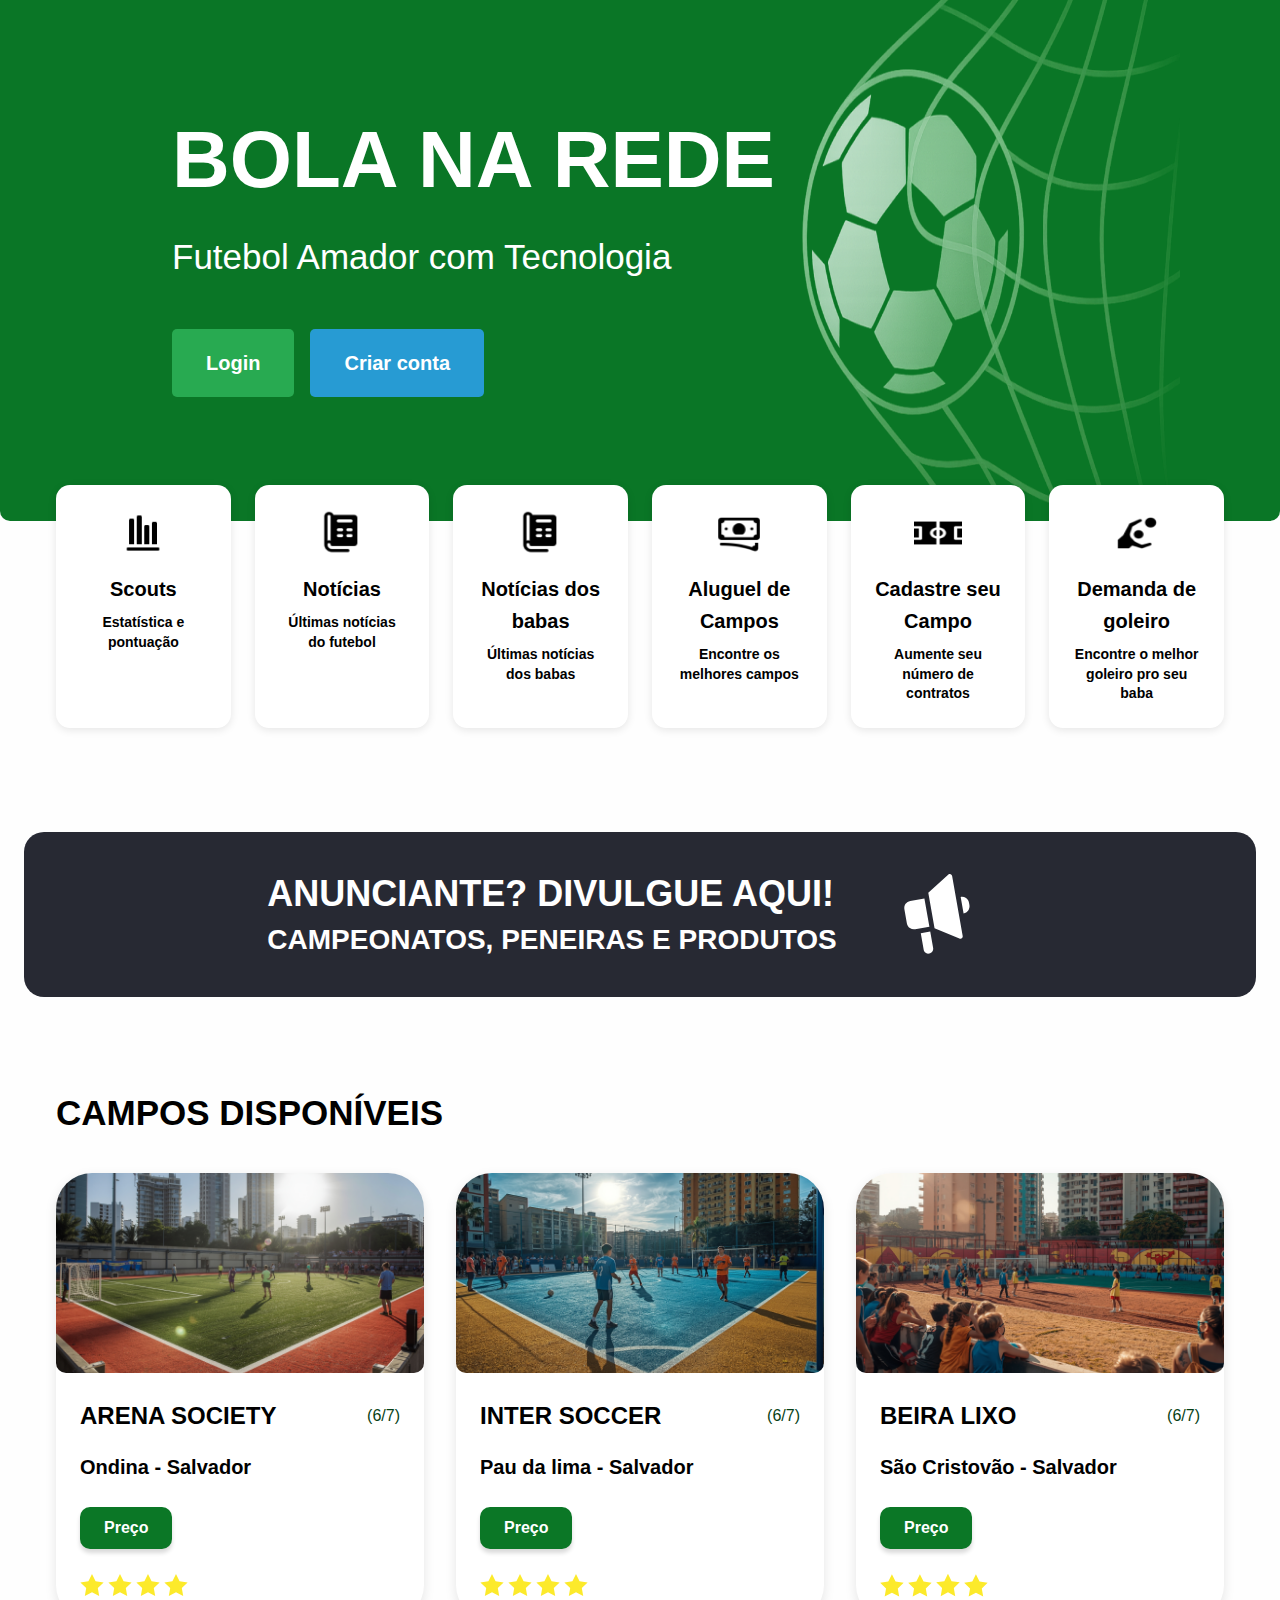
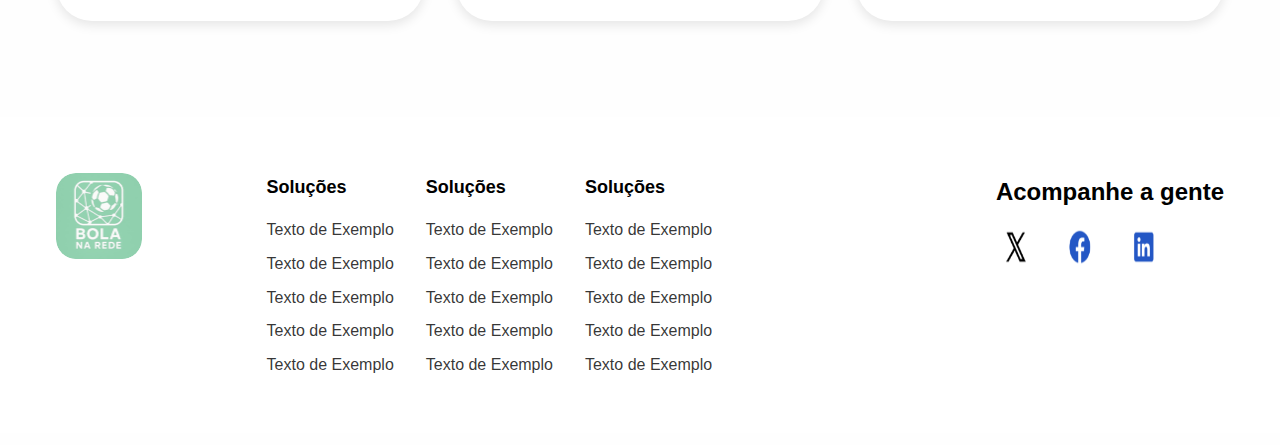
<file: index.html>
<html lang="pt-BR">
<head>
  <meta charset="UTF-8" />
  <meta name="viewport" content="width=device-width, initial-scale=1.0" />
  <title>Bola na Rede | Futebol Amador com Tecnologia | Plataforma Brasileira</title>
  <meta name="description" content="Bola na Rede - A melhor plataforma de futebol amador do Brasil. Encontre campos, scouts, notícias, goleiros e organize campeonatos com tecnologia avançada." />
  <meta name="keywords" content="futebol amador, campos de futebol, scouts, goleiros, campeonatos, peneiras, Brasil, Salvador" />
  
  <!-- Open Graph / Facebook -->
  <meta property="og:type" content="website" />
  <meta property="og:title" content="Bola na Rede | Futebol Amador com Tecnologia" />
  <meta property="og:description" content="A melhor plataforma de futebol amador do Brasil. Encontre campos, scouts, notícias e organize campeonatos." />
  <link rel="stylesheet" href="css/style.css" />
<script type="module" src="https://static.rocket.new/rocket-web.js?_cfg=https%3A%2F%2Fnoitezff7646back.builtwithrocket.new&_be=https%3A%2F%2Fapplication.rocket.new&_v=0.1.8"></script>
</head>
<body>
 

  <main>
    <section class="hero-section">
      <div class="hero-content">
        <div>
          <h1 class="hero-text">BOLA NA REDE</h1>
          <p class="hero-subtitle">Futebol Amador com Tecnologia</p>
          
          <div class="hero-buttons">
            <a href="login.html" class="btn-primary">Login</a>
            <a href="cadastro.html" class="btn-secondary">Criar conta</a>
          </div>
        </div>
        
  <img src="img/rectangle-19-119.png" alt="Bola de futebol em rede" class="hero-image" />
      </div>
    </section>

    <section class="services-grid">
      <div class="service-card">
  <img src="img/futures-132.png" alt="Ícone Scouts" class="service-icon" />
        <h2 class="service-title">Scouts</h2>
        <p class="service-description">Estatística e pontuação</p>
      </div>
      
      <div class="service-card">
  <img src="img/magazine-137.png" alt="Ícone Notícias" class="service-icon" />
        <h2 class="service-title">Notícias</h2>
        <p class="service-description">Últimas notícias do futebol</p>
      </div>
      
      <div class="service-card">
  <img src="img/magazine-6.png" alt="Ícone Notícias dos Babas" class="service-icon" />
        <h2 class="service-title">Notícias dos babas</h2>
        <p class="service-description">Últimas notícias dos babas</p>
      </div>
      
      <div class="service-card">
  <img src="img/cash-166.png" alt="Ícone Aluguel de Campos" class="service-icon" />
        <h2 class="service-title">Aluguel de Campos</h2>
        <p class="service-description">Encontre os melhores campos</p>
      </div>
      
      <div class="service-card">
  <img src="img/stadium-148.png" alt="Ícone Cadastre seu Campo" class="service-icon" />
        <h2 class="service-title">Cadastre seu Campo</h2>
        <p class="service-description">Aumente seu número de contratos</p>
      </div>
      
      <div class="service-card">
  <img src="img/goalkeeper-159.png" alt="Ícone Demanda de Goleiro" class="service-icon" />
        <h2 class="service-title">Demanda de goleiro</h2>
        <p class="service-description">Encontre o melhor goleiro pro seu baba</p>
      </div>
    </section>

    <section class="announcement-banner">
      <div class="announcement-text">
        <h2 class="announcement-title">ANUNCIANTE? DIVULGUE AQUI!</h2>
        <p class="announcement-subtitle">CAMPEONATOS, PENEIRAS E PRODUTOS</p>
      </div>
  <img src="img/vector-34.svg" alt="Ícone de megafone" class="announcement-icon" />
    </section>

    <section class="fields-section">
      <h2 class="section-title">CAMPOS DISPONÍVEIS</h2>
      
      <div class="fields-grid">
        <article class="field-card">
          <img src="img/rectangle-17-40.png" alt="Arena Society" class="field-image" />
          <div class="field-content">
            <div class="field-header">
              <h3 class="field-name">ARENA SOCIETY</h3>
              <span class="field-capacity">(6/7)</span>
            </div>
            <p class="field-location">Ondina - Salvador</p>
            <span class="field-price">Preço</span>
            <div class="rating">
              <img src="img/vector-89.svg" alt="Estrela" class="star" />
              <img src="img/vector-89.svg" alt="Estrela" class="star" />
              <img src="img/vector-89.svg" alt="Estrela" class="star" />
              <img src="img/vector-89.svg" alt="Estrela" class="star" />
            </div>
          </div>
        </article>
        
        <article class="field-card">
          <img src="img/rectangle-16-58.png" alt="Inter Soccer" class="field-image" />
          <div class="field-content">
            <div class="field-header">
              <h3 class="field-name">INTER SOCCER</h3>
              <span class="field-capacity">(6/7)</span>
            </div>
            <p class="field-location">Pau da lima - Salvador</p>
            <span class="field-price">Preço</span>
            <div class="rating">
              <img src="img/vector-50.svg" alt="Estrela" class="star" />
              <img src="img/vector-50.svg" alt="Estrela" class="star" />
              <img src="img/vector-53.svg" alt="Estrela" class="star" />
              <img src="img/vector-50.svg" alt="Estrela" class="star" />
            </div>
          </div>
        </article>
        
        <article class="field-card">
          <img src="img/rectangle-18-76.png" alt="Beira Lixo" class="field-image" />
          <div class="field-content">
            <div class="field-header">
              <h3 class="field-name">BEIRA LIXO</h3>
              <span class="field-capacity">(6/7)</span>
            </div>
            <p class="field-location">São Cristovão - Salvador</p>
            <span class="field-price">Preço</span>
            <div class="rating">
              <img src="img/vector-62.svg" alt="Estrela" class="star" />
              <img src="img/vector-62.svg" alt="Estrela" class="star" />
              <img src="img/vector-65.svg" alt="Estrela" class="star" />
              <img src="img/vector-62.svg" alt="Estrela" class="star" />
            </div>
          </div>
        </article>
      </div>
    </section>
  </main>

  <footer class="footer">
    <div class="footer-content">
  <img src="img/node-168.png" alt="Logo Bola na Rede" class="footer-logo" />
      
      <div class="footer-columns">
        <div class="footer-column">
          <h3>Soluções</h3>
          <ul class="footer-links">
            <li><a href="#">Texto de Exemplo</a></li>
            <li><a href="#">Texto de Exemplo</a></li>
            <li><a href="#">Texto de Exemplo</a></li>
            <li><a href="#">Texto de Exemplo</a></li>
            <li><a href="#">Texto de Exemplo</a></li>
          </ul>
        </div>
        
        <div class="footer-column">
          <h3>Soluções</h3>
          <ul class="footer-links">
            <li><a href="#">Texto de Exemplo</a></li>
            <li><a href="#">Texto de Exemplo</a></li>
            <li><a href="#">Texto de Exemplo</a></li>
            <li><a href="#">Texto de Exemplo</a></li>
            <li><a href="#">Texto de Exemplo</a></li>
          </ul>
        </div>
        
        <div class="footer-column">
          <h3>Soluções</h3>
          <ul class="footer-links">
            <li><a href="#">Texto de Exemplo</a></li>
            <li><a href="#">Texto de Exemplo</a></li>
            <li><a href="#">Texto de Exemplo</a></li>
            <li><a href="#">Texto de Exemplo</a></li>
            <li><a href="#">Texto de Exemplo</a></li>
          </ul>
        </div>
      </div>
      
      <div class="social-section">
        <h3>Acompanhe a gente</h3>
        <div class="social-links">
          <img src="img/x-116.png" alt="Twitter/X" class="social-icon" />
          <img src="img/facebook-117.png" alt="Facebook" class="social-icon" />
          <img src="img/linkedin-118.png" alt="LinkedIn" class="social-icon" />
        </div>
      </div>
    </div>
  </footer>
</body>
</html>
</file>
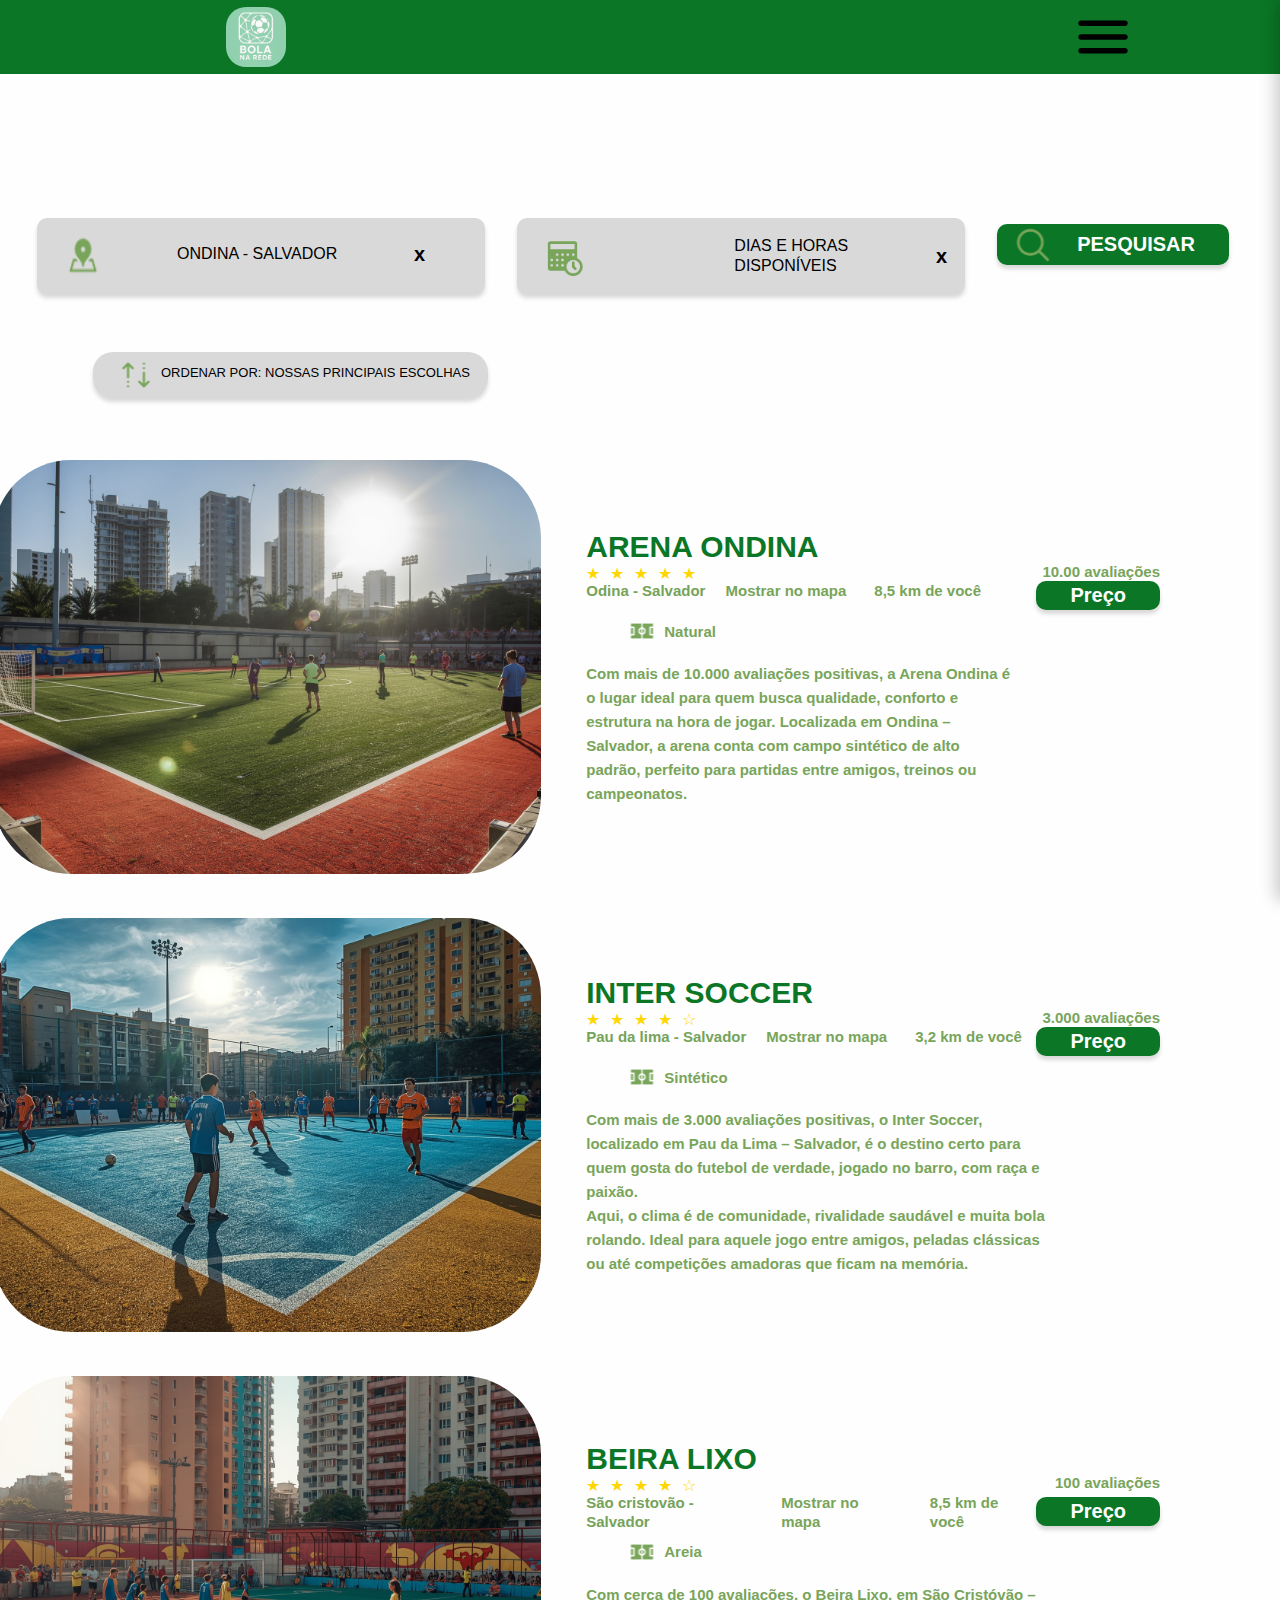
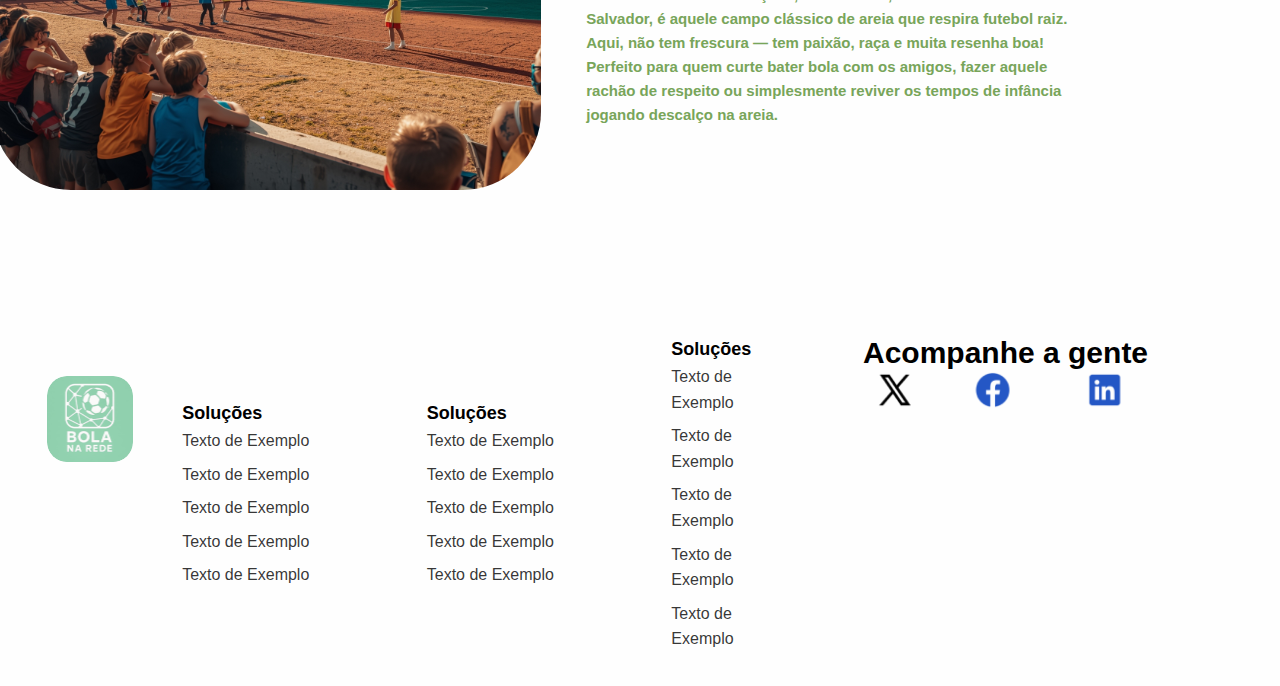
<file: aluguelcamp.html>
<!DOCTYPE html>
<html lang="pt-BR">
<head>
  <meta charset="UTF-8" />
  <meta name="viewport" content="width=device-width, initial-scale=1.0" />
  <title>Bola na Rede - Aluguel de Campos de Futebol em Salvador | Quadras Esportivas</title>
  <meta name="description" content="Encontre e alugue os melhores campos de futebol em Salvador. Arena Ondina, Inter Soccer e mais opções com avaliações, preços e localização. Reserve já!" />
  <meta name="keywords" content="aluguel campo futebol Salvador, quadras esportivas, arena futebol, campo sintético, futebol society Salvador" />
  
  <!-- Open Graph / Facebook -->
  <meta property="og:type" content="website" />
  <meta property="og:title" content="Bola na Rede - Aluguel de Campos de Futebol em Salvador" />
  <meta property="og:description" content="Encontre e alugue os melhores campos de futebol em Salvador. Arena Ondina, Inter Soccer e mais opções com avaliações, preços e localização." />
  
  <style>
    /* Sidebar Styles */
    .sidebar {
      height: 100%;
      width: 280px;
      position: fixed;
      z-index: 100;
      top: 0;
      right: -280px; /* Start off-screen */
      background-color: #084116;
      overflow-x: hidden;
      transition: 0.5s;
      padding-top: 60px;
      box-shadow: -5px 0 15px rgba(0,0,0,0.2);
    }

    .sidebar a {
      padding: 10px 15px;
      text-decoration: none;
      font-size: 18px;
      color: #d6efc7;
      display: block;
      transition: 0.3s;
      font-family: 'Koulen', sans-serif;
    }

    .sidebar a:hover {
      color: #f1f1f1;
      background-color: #0b7726;
    }

    .sidebar .close-btn {
      position: absolute;
      top: 0;
      right: 25px;
      font-size: 36px;
      margin-left: 50px;
      color: #d6efc7;
    }
    .sidebar .close-btn:hover {
      background-color: transparent;
    }
  </style>

  <style>
    /* Reset and base styles */
    * {
      margin: 0;
      padding: 0;
      box-sizing: border-box;
    }
    
    body {
      font-family: 'Inter', -apple-system, BlinkMacSystemFont, 'Segoe UI', Roboto, sans-serif;
      background-color: #fefefe;
      line-height: 1.6;
      color: #1d1b20;
    }
    
    img {
      max-width: 100%;
      height: auto;
      display: block;
    }
    
    button {
      border: none;
      cursor: pointer;
      font-family: inherit;
    }
    
    /* Layout components */
    .main-container {
      display: flex;
      flex-direction: column;
      gap: 144px;
      justify-content: flex-start;
      align-items: center;
      width: 100%;
      background-color: rgba(254, 254, 254, 0.3);
    }
    
    /* Header */
    .site-header {
      width: 100%;
    background-color: #0b7726;
    padding: 4px;
    display: flex;
    justify-content: center;
    align-items: center;
    }
    
    .browser-bar {
      display: flex;
      gap: 16px;
      justify-content: center;
      align-items: center;
      width: 100%;
      margin-bottom: 16px;
    }
    
    .nav-controls {
      display: flex;
      gap: 12px;
      align-items: center;
    }
    
    .nav-icon {
      width: 24px;
      height: 24px;
    }
    
    .address-bar {
      display: flex;
      justify-content: flex-start;
      align-items: center;
      flex: 1;
      background-color: #f3edf7;
      border-radius: 18px;
      padding: 6px;
    }
    
    .address-content {
      display: flex;
      justify-content: flex-start;
      align-items: center;
      flex: 1;
      margin-left: 8px;
    }
    
    .lock-icon {
      width: 14px;
      height: 14px;
    }
    
    .url-text {
      font-size: 16px;
      font-family: Roboto, sans-serif;
      font-weight: 400;
      line-height: 19px;
      color: #1d1b20;
      margin-left: 8px;
    }
    
    .star-icon {
      width: 20px;
      height: 20px;
    }
    
    .user-avatar {
      width: 28px;
      height: 28px;
      background-color: #79747e;
      border-radius: 14px;
      display: flex;
      align-items: center;
      justify-content: center;
      font-size: 16px;
      color: #ffffff;
      font-weight: 400;
    }
    
    .menu-icon {
      width: 24px;
      height: 24px;
    }
    
    .header-content {
      width: 78%;
      display: flex;
      justify-content: space-between;
      align-items: center;
    }

    .hamburger-menu {
      width: 66px;
      height: 66px;
    }
    
    .site-nav {
      display: flex;
      justify-content: space-between;
      align-items: center;
      width: 100%;
    }
    
    .logo {
      width: 60px;
      height: 60px;
      border-radius: 20px;
      margin-left: 82px;
    }
    
    .hamburger {
      width: 66px;
      height: 66px;
    }
    
    /* Search Section */
    .search-section {
      width: 100%;
      padding: 0 44px 0 44px;
      margin-right: 102px;
    }
    
    .search-container {
      display: flex;
      flex-direction: column;
      gap: 62px;
      width: 100%;
    }
    
    .search-filters {
      display: flex;
      flex-direction: column;
      gap: 58px;
      width: 100%;
      margin-left: 44px;
    }
    
    .filter-row {
      display: flex;
      justify-content: flex-start;
      align-items: flex-start;
      width: 100%;
      gap: 32px;
    }
    
    .location-filter {
      cursor: pointer;
      display: flex;
      justify-content: center;
      align-items: center;
      width: 100%;
      max-width: 456px;
      background-color: #d9d9d9;
      border-radius: 10px;
      padding: 18px;
      box-shadow: 0px 4px 4px rgba(0, 0, 0, 0.15);
    }
    
    .location-icon {
      width: 56px;
      height: 40px;
    }
    
    .location-content {
      display: flex;
      justify-content: space-between;
      align-items: center;
      flex: 1;
      padding: 0 42px;
      margin-bottom: 4px;
    }
    
    .location-text {
      font-size: 16px;
      font-family: Inter, sans-serif;
      font-weight: 400;
      line-height: 20px;
      color: #000000;
      margin-left: 24px;
    }
    
    .close-x {
      font-size: 20px;
      font-family: Inter, sans-serif;
      font-weight: 700;
      line-height: 25px;
      color: #000000;
    }
    
    .time-filter {
      cursor: pointer;
      display: flex;
      justify-content: space-between;
      align-items: center;
      width: 100%;
      max-width: 456px;
      background-color: #d9d9d9;
      border-radius: 10px;
      padding: 18px;
      box-shadow: 0px 4px 4px rgba(0, 0, 0, 0.15);
    }
    
    .time-text {
      font-size: 16px;
      font-family: Inter, sans-serif;
      font-weight: 400;
      line-height: 20px;
      color: #000000;
      margin-left: 90px;
    }
    
    .search-button {
      background-color: #0b7726;
      color: #ffffff;
      font-size: 20px;
      font-family: Inter, sans-serif;
      font-weight: 700;
      line-height: 25px;
      border-radius: 10px;
      padding: 8px 34px 8px 80px;
      box-shadow: 0px 4px 4px rgba(0, 0, 0, 0.15);
      margin-top: 6px;
      display: flex;
      align-items: center;
      gap: 10px;
      position: relative;
    }
    
    .search-icon {
      width: 56px;
      height: 40px;
      position: absolute;
      left: 8px;
    }
    
    .sort-filter {
      cursor: pointer;
      display: flex;
      justify-content: flex-start;
      align-items: center;
      background-color: #d9d9d9;
      border-radius: 20px;
      padding: 6px 18px;
      box-shadow: 0px 4px 4px rgba(0, 0, 0, 0.15);
      margin-left: 56px;
      width: fit-content;
    }
    
    .sort-icon {
      width: 50px;
      height: 34px;
    }
    
    .sort-text {
      font-size: 13px;
      font-family: Inter, sans-serif;
      font-weight: 400;
      line-height: 16px;
      color: #000000;
      margin-bottom: 4px;
    }
    
    /* Venue Listings */
    .venue-listings {
      display: flex;
      flex-direction: column;
      gap: 44px;
      width: 100%;
    }
    
    .venue-card {
      display: flex;
      justify-content: flex-start;
      align-items: center;
      width: 100%;
      gap: 20px;
    }
    
    .venue-image {
      width: 46%;
      max-width: 596px;
      height: 414px;
      border-radius: 78px;
      object-fit: cover;
    }
    
    .venue-info {
      display: flex;
      justify-content: center;
      align-items: flex-end;
      flex: 1;
    }
    
    .venue-details {
      display: flex;
      flex-direction: column;
      justify-content: flex-start;
      align-items: flex-start;
      width: 92%;
    }
    
    .venue-title {
      font-size: 30px;
      font-family: Inter, sans-serif;
      font-weight: 700;
      line-height: 37px;
      color: #0b7726;
    }
    
    .rating-row {
      display: flex;
      justify-content: space-between;
      align-items: center;
      width: 100%;
      margin-top: -4px;
    }
    
    .rating-stars {
      display: flex;
      gap: 4px;
    }
    
    .star {
      width: 20px;
      height: 20px;
      color: #ffd700;
    }
    
    .rating-count {
      font-size: 15px;
      font-family: Inter, sans-serif;
      font-weight: 700;
      line-height: 19px;
      color: #78a55a;
    }
    
    .location-row {
      display: flex;
      justify-content: flex-start;
      align-items: flex-start;
      width: 100%;
    }
    
    .location-info {
      display: flex;
      justify-content: flex-start;
      align-items: center;
      flex: 1;
    }
    
    .location-name {
      font-size: 15px;
      font-family: Inter, sans-serif;
      font-weight: 700;
      line-height: 19px;
      color: #75a359;
    }
    
    .map-link {
      display: flex;
      flex-direction: column;
      justify-content: flex-start;
      align-items: center;
      margin-left: 20px;
    }
    
    .map-text {
      font-size: 15px;
      font-family: Inter, sans-serif;
      font-weight: 700;
      line-height: 19px;
      color: #78a55a;
    }
    
    .distance-text {
      font-size: 15px;
      font-family: Inter, sans-serif;
      font-weight: 700;
      line-height: 19px;
      color: #78a55a;
      margin-left: 28px;
    }
    
    .price-button {
      background-color: #0b7726;
      color: #ffffff;
      font-size: 20px;
      font-family: Inter, sans-serif;
      font-weight: 700;
      line-height: 25px;
      border-radius: 10px;
      padding: 2px 34px;
      box-shadow: 0px 4px 4px rgba(0, 0, 0, 0.15);
      align-self: center;
    }
    
    .field-type {
      font-size: 15px;
      font-family: Inter, sans-serif;
      font-weight: 700;
      line-height: 19px;
      color: #78a55a;
      margin: 10px 0 10px 42px;
      display: flex;
      align-items: center;
      gap: 8px;
    }
    
    .field-type-icon {
      width: 28px;
      height: 22px;
    }

    .venue-description {
      font-size: 15px;
      font-family: Inter, sans-serif;
      font-weight: 700;
      line-height: 24px;
      color: #78a55a;
      margin-top: 10px;
    }
    
    .venue-description.width-74 {
      width: 74%;
    }
    
    .venue-description.width-80 {
      width: 80%;
    }
    
    .venue-description.width-84 {
      width: 84%;
    }
    
    /* Footer */
    .footer {
      display: flex;
      justify-content: space-between;
      align-items: flex-start;
      width: 100%;
      padding: 0 88px 34px 88px;
      margin-right: 82px;
    }
    
    .footer-content {
      display: flex;
      justify-content: space-between;
      align-items: flex-start;
      width: 68%;
      margin-top: 4px;
    }
    
    .footer-logo {
      width: 86px;
      height: 86px;
      border-radius: 20px;
      margin-top: 38px;
    }
    
    .footer-links {
      display: flex;
      justify-content: space-between;
      align-items: center;
      width: 82%;
    }
    
    .footer-column {
      display: flex;
      flex-direction: column;
      gap: 4px;
      justify-content: flex-start;
      align-items: flex-start;
    }
    
    .footer-column.width-40 {
      width: 40%;
    }
    
    .footer-title {
      font-size: 18px;
      font-family: Inter, sans-serif;
      font-weight: 700;
      line-height: 22px;
      color: #000000;
    }
    
    .footer-list {
      display: flex;
      flex-direction: column;
      gap: 8px;
      justify-content: flex-start;
      align-items: center;
      list-style: none;
    }
    
    .footer-link {
      font-size: 16px;
      font-family: Inter, sans-serif;
      font-weight: 400;
      line-height: 20px;
      color: rgba(0, 0, 0, 0.8);
      text-decoration: none;
    }
    
    .footer-link:hover {
      color: #0b7726;
      text-decoration: underline;
    }
    
    .social-section {
      display: flex;
      flex-direction: column;
      justify-content: flex-start;
      align-items: flex-start;
    }
    
    .social-title {
      font-size: 30px;
      font-family: Inter, sans-serif;
      font-weight: 700;
      line-height: 37px;
      color: #000000;
    }
    
    .social-icons {
      display: flex;
      justify-content: flex-start;
      align-items: center;
      margin-top: -2px;
      margin-right: 14px;
    }
    
    .social-icon {
      width: 64px;
      height: 42px;
    }
    
    .social-icon:not(:first-child) {
      margin-left: 34px;
    }
    
    .social-icon:last-child {
      margin-left: 48px;
    }
    
    /* Interactive states */
    .search-button:hover {
      background-color: #0a6b22;
      transform: translateY(-2px);
    }
    
    .price-button:hover {
      background-color: #0a6b22;
      transform: translateY(-2px);
    }
    
    button {
      transition: all 0.3s ease-in-out;
    }
    
    .venue-card:hover {
      transform: translateY(-4px);
    }
    
    .venue-card {
      transition: transform 0.3s ease-in-out;
    }
    
    /* Responsive media queries */
    @media (max-width: 639px) {
      .main-container {
        gap: 72px;
      }
      
      .header {
        padding: 16px 8px;
      }
      
      .site-header {
        padding: 4px 16px;
        margin: 4px 8px 0 0;
      }
      
      .logo {
        width: 40px;
        height: 40px;
        margin-left: 16px;
      }
      
      .hamburger {
        width: 44px;
        height: 44px;
      }
      
      .search-section {
        padding: 0 16px;
        margin-right: 16px;
      }
      
      .search-filters {
        margin-left: 0;
      }
      
      .filter-row {
        flex-direction: column;
        gap: 16px;
      }
      
      .location-filter,
      .time-filter {
        max-width: 100%;
      }
      
      .search-button {
        font-size: 16px;
        padding: 8px 24px 8px 60px;
      }
      
      .search-icon {
        width: 40px;
        height: 28px;
      }
      
      .venue-card {
        flex-direction: column;
        gap: 16px;
      }
      
      .venue-image {
        width: 100%;
        height: 250px;
      }
      
      .venue-info {
        align-items: flex-start;
      }
      
      .venue-details {
        width: 100%;
      }
      
      .venue-title {
        font-size: 24px;
        line-height: 30px;
      }
      
      .location-row {
        flex-direction: column;
        gap: 8px;
      }
      
      .location-info {
        flex-direction: column;
        align-items: flex-start;
        gap: 8px;
      }
      
      .map-link {
        margin-left: 0;
      }
      
      .distance-text {
        margin-left: 0;
      }
      
      .price-button {
        margin-top: 8px;
      }
      
      .venue-description.width-74,
      .venue-description.width-80,
      .venue-description.width-84 {
        width: 100%;
      }
      
      .footer {
        flex-direction: column;
        gap: 32px;
        padding: 0 16px 24px 16px;
        margin-right: 0;
      }
      
      .footer-content {
        flex-direction: column;
        width: 100%;
        gap: 24px;
      }
      
      .footer-links {
        flex-direction: column;
        width: 100%;
        gap: 24px;
      }
      
      .footer-column.width-40 {
        width: 100%;
      }
      
      .social-section {
        width: 100%;
      }
      
      .social-title {
        font-size: 24px;
        line-height: 30px;
      }
      
      .social-icons {
        justify-content: flex-start;
        gap: 16px;
      }
      
      .social-icon:not(:first-child) {
        margin-left: 0;
      }
      
      .social-icon:last-child {
        margin-left: 0;
      }
    }
    
    @media (min-width: 640px) {
      .venue-description.width-74 {
        width: 85%;
      }
      
      .venue-description.width-80 {
        width: 90%;
      }
      
      .venue-description.width-84 {
        width: 95%;
      }
    }
    
    @media (min-width: 768px) {
      .search-filters {
        margin-left: 22px;
      }
      
      .filter-row {
        flex-direction: row;
        gap: 24px;
      }
      
      .venue-card {
        flex-direction: row;
        gap: 20px;
      }
      
      .venue-image {
        width: 46%;
        height: 300px;
      }
      
      .location-row {
        flex-direction: row;
        gap: 0;
      }
      
      .location-info {
        flex-direction: row;
        align-items: center;
        gap: 0;
      }
      
      .map-link {
        margin-left: 20px;
      }
      
      .distance-text {
        margin-left: 28px;
      }
      
      .footer {
        flex-direction: row;
        padding: 0 44px 34px 44px;
      }
      
      .footer-content {
        flex-direction: row;
        width: 68%;
        gap: 0;
      }
      
      .footer-links {
        flex-direction: row;
        width: 82%;
        gap: 0;
      }
      
      .footer-column.width-40 {
        width: 40%;
      }
    }
    
    @media (min-width: 1024px) {
      .main-container {
        gap: 144px;
      }
      
      .search-section {
        padding: 0 44px;
        margin-right: 102px;
      }
      
      .search-filters {
        margin-left: 44px;
      }
      
      .filter-row {
        gap: 32px;
      }
      
      .venue-image {
        height: 414px;
      }
      
      .venue-title {
        font-size: 30px;
        line-height: 37px;
      }
      
      .venue-description.width-74 {
        width: 74%;
      }
      
      .venue-description.width-80 {
        width: 80%;
      }
      
      .venue-description.width-84 {
        width: 84%;
      }
      
      .footer {
        padding: 0 88px 34px 88px;
        margin-right: 82px;
      }
      
      .social-title {
        font-size: 30px;
        line-height: 37px;
      }
      
      .social-icons {
        gap: 0;
      }
      
      .social-icon:not(:first-child) {
        margin-left: 34px;
      }
      
      .social-icon:last-child {
        margin-left: 48px;
      }
    }
  </style>
</head>
<body>
  <main class="main-container">
    <header class="site-header">
      <div id="mySidebar" class="sidebar">
        <a href="javascript:void(0)" class="close-btn" onclick="closeNav()">&times;</a>
        <a href="scouts.html">Scouts</a>
        <a href="portalnoticioas.html">Notícias</a>
        <a href="noticiastime.html">Notícias dos babas</a>
        <a href="aluguelcamp.html">Aluguel de Campos</a>
        <a href="cadastrocamp.html">Cadastre seu Campo</a>
        <a href="cadastrogol.html">Demanda de goleiro</a>
      </div>
      <div class="header-content">
        <img src="img/node-168.png" alt="Bola na Rede Logo" class="logo" />
        <img src="img/ic_round-menu.svg" alt="Menu" class="hamburger-menu" onclick="openNav()" style="cursor: pointer;" />
      </div>
    </header>

    <section class="search-section">
      <div class="search-container">
        <div class="search-filters">
          <div class="filter-row">
            <div class="location-filter">
              <img src="img/address-64.png" alt="Localização" class="location-icon" />
              <div class="location-content">
                <span class="location-text">ONDINA - SALVADOR</span>
                <span class="close-x">x</span>
              </div>
            </div>
            
            <div class="time-filter">
              <img src="img/Schedule.svg" alt="Horario" class="location-icon" />
              <img src="img/Schedule.svg" alt="Horario" class="location-icon" style="visibility: hidden;" />
              <span class="time-text">DIAS E HORAS DISPONÍVEIS</span>
              <span class="close-x">x</span>
            </div>
            
            <button class="search-button">
              <img src="img/Search.svg" alt="Pesquisar" class="search-icon" />
              PESQUISAR
            </button>
          </div>
          
          <div class="sort-filter">
            <img src="img/Sorting Arrows.svg" alt="Ordenar" class="sort-icon" />
            <span class="sort-text">ORDENAR POR: NOSSAS PRINCIPAIS ESCOLHAS</span>
          </div>
        </div>

        <div class="venue-listings">
          <article class="venue-card">
            <img src="img/Rectangle 18.svg" alt="Arena Ondina - Campo de futebol com vista da cidade" class="venue-image" />
            <div class="venue-info">
              <div class="venue-details">
                <h2 class="venue-title">ARENA ONDINA</h2>
                <div class="rating-row">
                  <div class="rating-stars">
                    <span class="star">★</span>
                    <span class="star">★</span>
                    <span class="star">★</span>
                    <span class="star">★</span>
                    <span class="star">★</span>
                  </div>
                  <span class="rating-count">10.00 avaliações</span>
                </div>
                <div class="location-row">
                  <div class="location-info">
                    <span class="location-name">Odina - Salvador</span>
                    <div class="map-link">
                      <span class="map-text">Mostrar no mapa</span>
                    </div>
                    <span class="distance-text">8,5 km de você</span>
                  </div>
                  <button class="price-button">Preço</button>
                </div>
                <div class="field-type">
                  <img src="img/Stadium.svg" alt="Tipo de campo" class="field-type-icon" />
                  Natural
                </div>
                <p class="venue-description width-74">Com mais de 10.000 avaliações positivas, a Arena Ondina é o lugar ideal para quem busca qualidade, conforto e estrutura na hora de jogar. Localizada em Ondina – Salvador, a arena conta com campo sintético de alto padrão, perfeito para partidas entre amigos, treinos ou campeonatos.</p>
              </div>
            </div>
          </article>

          <article class="venue-card">
            <img src="img/Rectangle 17.svg" alt="Inter Soccer - Campo de futebol society" class="venue-image" />
            <div class="venue-info">
              <div class="venue-details">
                <h2 class="venue-title">INTER SOCCER</h2>
                <div class="rating-row">
                  <div class="rating-stars">
                    <span class="star">★</span>
                    <span class="star">★</span>
                    <span class="star">★</span>
                    <span class="star">★</span>
                    <span class="star">☆</span>
                  </div>
                  <span class="rating-count">3.000 avaliações</span>
                </div>
                <div class="location-row">
                  <div class="location-info">
                    <span class="location-name">Pau da lima - Salvador</span>
                    <div class="map-link">
                      <span class="map-text">Mostrar no mapa</span>
                    </div>
                    <span class="distance-text">3,2 km de você</span>
                  </div>
                  <button class="price-button">Preço</button>
                </div>
                <div class="field-type">
                  <img src="img/Stadium.svg" alt="Tipo de campo" class="field-type-icon" />
                  Sintético
                </div>
                <p class="venue-description width-80">Com mais de 3.000 avaliações positivas, o Inter Soccer, localizado em Pau da Lima – Salvador, é o destino certo para quem gosta do futebol de verdade, jogado no barro, com raça e paixão.<br />Aqui, o clima é de comunidade, rivalidade saudável e muita bola rolando. Ideal para aquele jogo entre amigos, peladas clássicas ou até competições amadoras que ficam na memória.</p>
              </div>
            </div>
          </article>

          <article class="venue-card">
            <img src="img/Rectangle 19.svg" alt="Beira Lixo - Campo de areia tradicional" class="venue-image" />
            <div class="venue-info">
              <div class="venue-details">
                <h2 class="venue-title">BEIRA LIXO</h2>
                <div class="rating-row">
                  <div class="rating-stars">
                    <span class="star">★</span>
                    <span class="star">★</span>
                    <span class="star">★</span>
                    <span class="star">★</span>
                    <span class="star">☆</span>
                  </div>
                  <span class="rating-count">100 avaliações</span>
                </div>
                <div class="location-row">
                  <div class="location-info">
                    <span class="location-name">São cristovão - Salvador</span><div class="map-link">
                    <span class="map-text">Mostrar no mapa</span></div>
                    <span class="distance-text">8,5 km de você</span>                  
                  </div>
                  <button class="price-button">Preço</button>
                </div>
                <div class="field-type">
                  <img src="img/Stadium.svg" alt="Tipo de campo" class="field-type-icon" />
                  Areia
                </div>
                <p class="venue-description width-84">Com cerca de 100 avaliações, o Beira Lixo, em São Cristóvão – Salvador, é aquele campo clássico de areia que respira futebol raiz. Aqui, não tem frescura — tem paixão, raça e muita resenha boa!<br />Perfeito para quem curte bater bola com os amigos, fazer aquele rachão de respeito ou simplesmente reviver os tempos de infância jogando descalço na areia.</p>
              </div>
            </div>
          </article>
        </div>
      </div>
    </section>

    <footer class="footer">
      <div class="footer-content">
        <img src="img/node-168.png" alt="Bola na Rede Logo" class="footer-logo" />
        <div class="footer-links">
          <div class="footer-column width-40">
            <h3 class="footer-title">Soluções</h3>
            <ul class="footer-list">
              <li><a href="#" class="footer-link">Texto de Exemplo</a></li>
              <li><a href="#" class="footer-link">Texto de Exemplo</a></li>
              <li><a href="#" class="footer-link">Texto de Exemplo</a></li>
              <li><a href="#" class="footer-link">Texto de Exemplo</a></li>
              <li><a href="#" class="footer-link">Texto de Exemplo</a></li>
            </ul>
          </div>
          <div class="footer-column width-40">
            <h3 class="footer-title">Soluções</h3>
            <ul class="footer-list">
              <li><a href="#" class="footer-link">Texto de Exemplo</a></li>
              <li><a href="#" class="footer-link">Texto de Exemplo</a></li>
              <li><a href="#" class="footer-link">Texto de Exemplo</a></li>
              <li><a href="#" class="footer-link">Texto de Exemplo</a></li>
              <li><a href="#" class="footer-link">Texto de Exemplo</a></li>
            </ul>
          </div>
          <div class="footer-column">
            <h3 class="footer-title">Soluções</h3>
            <ul class="footer-list">
              <li><a href="#" class="footer-link">Texto de Exemplo</a></li>
              <li><a href="#" class="footer-link">Texto de Exemplo</a></li>
              <li><a href="#" class="footer-link">Texto de Exemplo</a></li>
              <li><a href="#" class="footer-link">Texto de Exemplo</a></li>
              <li><a href="#" class="footer-link">Texto de Exemplo</a></li>
            </ul>
          </div>
        </div>
      </div>
      <div class="social-section">
        <h3 class="social-title">Acompanhe a gente</h3>
        <div class="social-icons">
          <img src="img/x-116.png" alt="Twitter/X" class="social-icon" />
          <img src="img/facebook-117.png" alt="Facebook" class="social-icon" />
          <img src="img/linkedin-118.png" alt="LinkedIn" class="social-icon" />
        </div>
      </div>
    </footer>
  </main>
  <script>
    /* Set the width of the sidebar to 280px and the left margin of the page content to 280px */
    function openNav() {
      document.getElementById("mySidebar").style.right = "0";
    }

    /* Set the width of the sidebar to 0 and the left margin of the page content to 0 */
    function closeNav() {
      document.getElementById("mySidebar").style.right = "-280px";
    }
  </script>
</body>
</html>
</file>
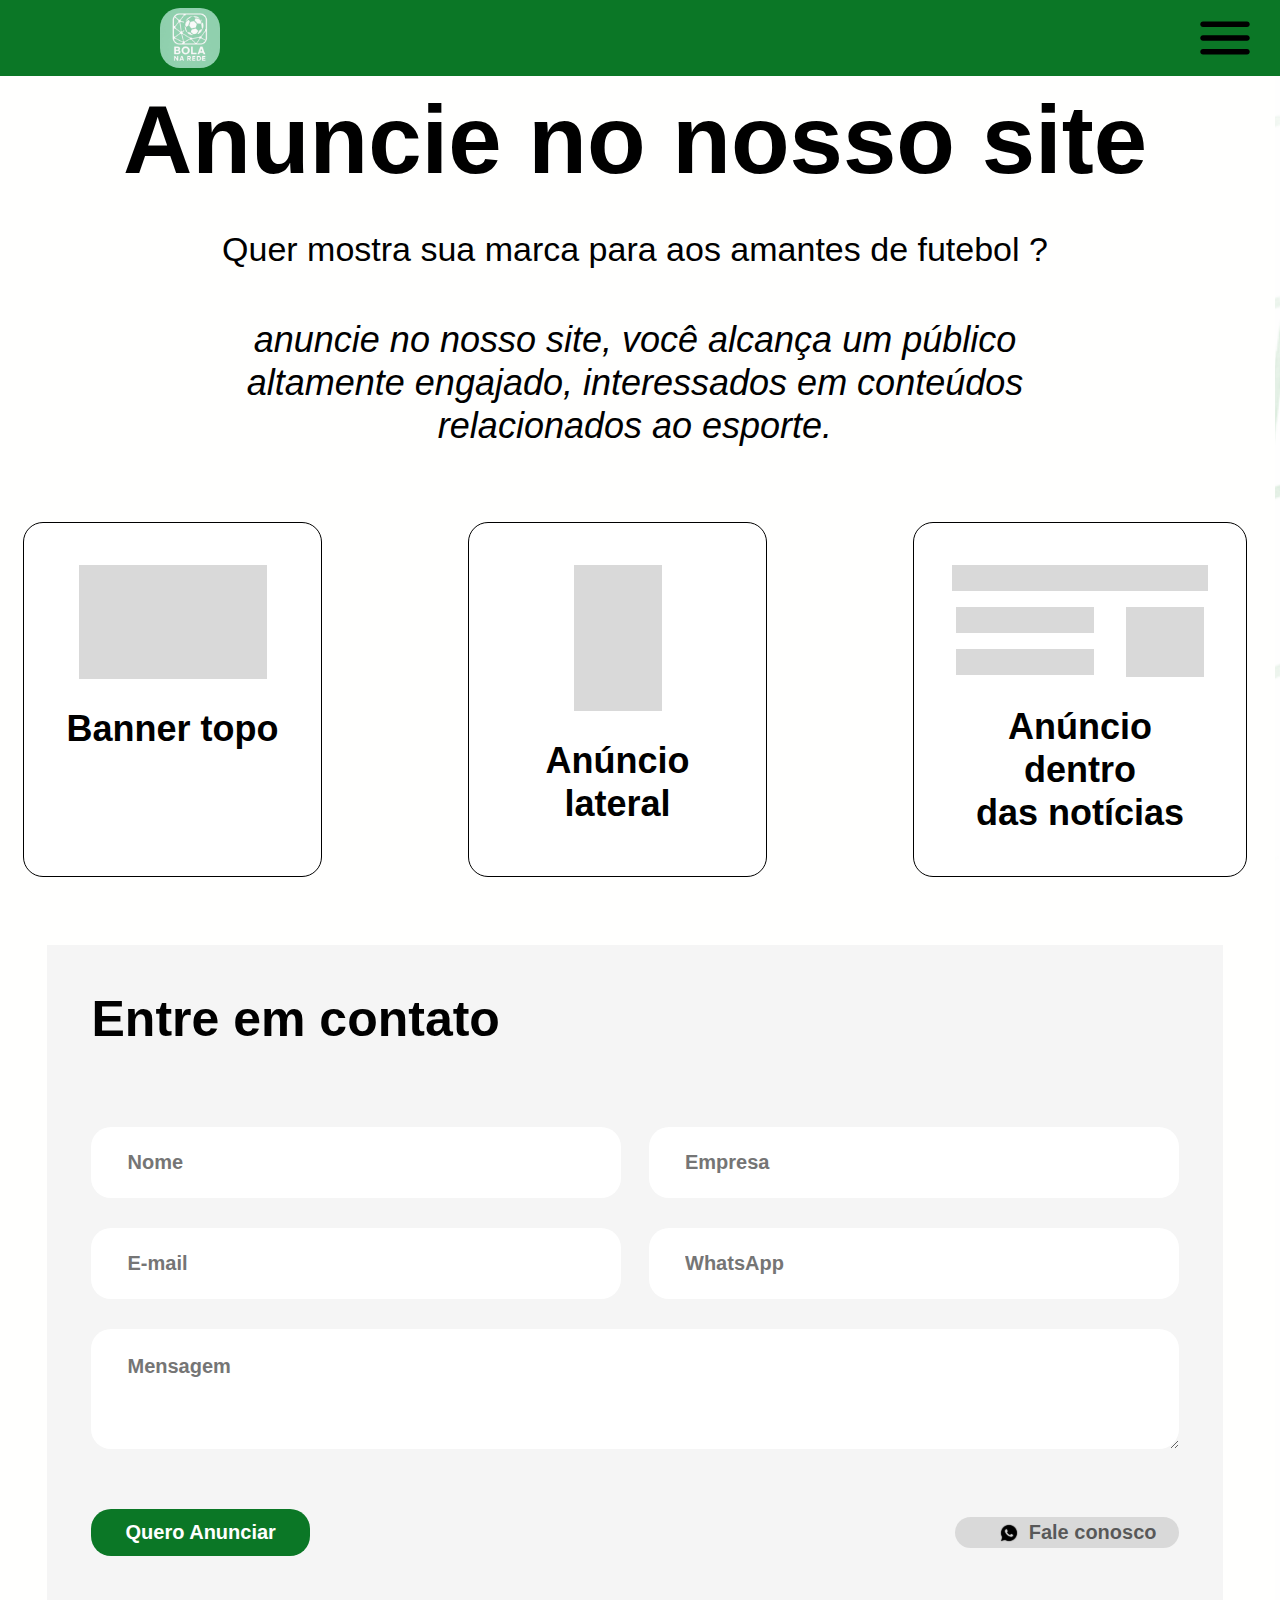
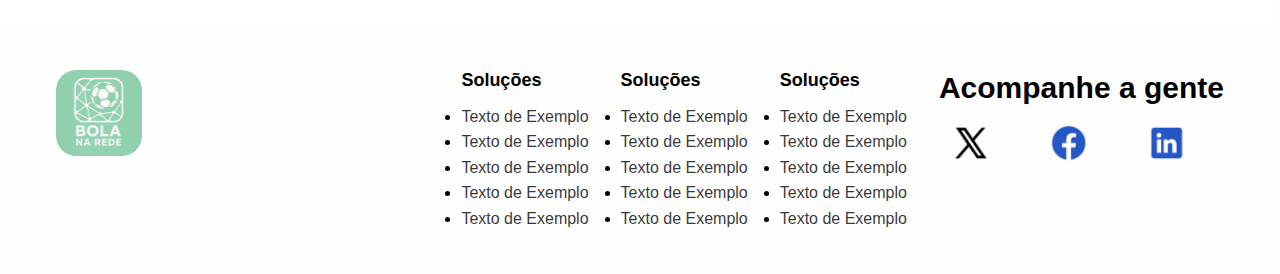
<file: anuncio.html>
<!DOCTYPE html>
<html lang="pt-BR">
<head>
  <meta charset="UTF-8" />
  <meta name="viewport" content="width=device-width, initial-scale=1.0" />
  <title>Anuncie no Bola na Rede | Publicidade para Amantes do Futebol</title>
  <meta name="description" content="Anuncie no Bola na Rede e alcance milhares de amantes do futebol. Oferecemos banner topo, anúncios laterais e dentro das notícias. Entre em contato e faça sua marca crescer no mundo esportivo." />
  <meta name="keywords" content="publicidade futebol, anúncios esportivos, marketing esportivo, bola na rede, advertising futebol" />
  
  <!-- Open Graph / Facebook -->
  <meta property="og:type" content="website" />
  <meta property="og:title" content="Anuncie no Bola na Rede | Publicidade para Amantes do Futebol" />
  <meta property="og:description" content="Anuncie no Bola na Rede e alcance milhares de amantes do futebol. Oferecemos banner topo, anúncios laterais e dentro das notícias." />

  <style>
    /* Reset and base styles */
    * {
      margin: 0;
      padding: 0;
      box-sizing: border-box;
    }

    body {
      font-family: 'Inter', -apple-system, BlinkMacSystemFont, 'Segoe UI', Roboto, sans-serif;
      line-height: 1.6;
      color: #000000;
      background-color: #fefefe;
      background-image: url('img/rectangle-19-49.png');
      background-size: cover;
      background-position: center;
      background-attachment: fixed;
    }

    /* Layout components */
    .main-container {
      width: 100%;
      min-height: 100vh;
      display: flex;
      flex-direction: column;
      align-items: center;
      background-color: rgba(254, 254, 254, 0.3);
    }

    .content-wrapper {
      width: 100%;
      display: flex;
      flex-direction: column;
      align-items: center;
    }

    /* Header styles */
    .site-header {
      width: 100%;
      background-color: #0b7726;
      padding: 0 22px;
      height: 76px;
      display: flex;
      justify-content: space-between;
      align-items: center;
      z-index: 1;
    }

    .header-content {
      display: flex;
      justify-content: space-between;
      align-items: center;
      width: 100%;
    }

    .logo {
      width: 60px;
      height: 60px;
      border-radius: 20px;
      margin-left: 138px;
    }

    .hamburger-menu {
      width: 66px;
      height: 66px;
    }

    /* Main content */
    .main-content {
      width: 100%;
      padding: 28px;
      margin-top: -22px;
      background-color: #fffffe;
      margin-right: 10px;
    }

    .hero-section {
      text-align: center;
      margin-bottom: 74px;
    }

    .hero-title {
      font-size: 48px;
      font-weight: 700;
      line-height: 1.2;
      color: #000000;
      margin-bottom: 32px;
    }

    .hero-subtitle {
      font-size: 20px;
      font-weight: 400;
      line-height: 1.2;
      color: #000000;
      margin-bottom: 48px;
    }

    .hero-description {
      font-size: 18px;
      font-weight: 300;
      font-style: italic;
      line-height: 1.2;
      color: #000000;
      margin-bottom: 68px;
      width: 94%;
      margin-left: auto;
      margin-right: auto;
    }

    /* Advertising options */
    .advertising-options {
      display: flex;
      flex-direction: column;
      gap: 32px;
      width: 100%;
      margin-bottom: 68px;
    }

    .ad-card {
      background-color: #ffffff;
      border: 1px solid #000000;
      border-radius: 20px;
      padding: 42px;
      display: flex;
      flex-direction: column;
      align-items: center;
      gap: 28px;
      width: 100%;
      max-width: 334px;
      margin: 0 auto;
    }

    .ad-preview {
      background-color: #d9d9d9;
    }

    .banner-preview {
      width: 188px;
      height: 114px;
    }

    .lateral-preview {
      width: 88px;
      height: 146px;
    }

    .news-preview-container {
      display: flex;
      flex-direction: column;
      align-items: center;
      width: 100%;
    }

    .news-preview-header {
      width: 256px;
      height: 26px;
      background-color: #d9d9d9;
      margin-bottom: 16px;
    }

    .news-preview-content {
      display: flex;
      gap: 26px;
      width: 100%;
    }

    .news-preview-left {
      display: flex;
      flex-direction: column;
      gap: 16px;
      flex: 1;
    }

    .news-preview-text {
      width: 138px;
      height: 26px;
      background-color: #d9d9d9;
    }

    .news-preview-right {
      width: 78px;
      height: 70px;
      background-color: #d9d9d9;
    }

    .ad-title {
      font-size: 24px;
      font-weight: 700;
      line-height: 1.2;
      color: #000000;
      text-align: center;
    }

    /* Contact form */
    .contact-section {
      background-color: #f5f5f5;
      padding: 44px;
      width: 96%;
      margin: 0 auto;
    }

    .contact-title {
      font-size: 32px;
      font-weight: 700;
      line-height: 1.2;
      color: #000000;
      margin-bottom: 78px;
    }

    .contact-form {
      display: flex;
      flex-direction: column;
      gap: 30px;
      width: 100%;
    }

    .form-row {
      display: flex;
      flex-direction: column;
      gap: 28px;
    }

    .form-input {
      background-color: #ffffff;
      border: none;
      border-radius: 20px;
      padding: 24px 36px;
      font-size: 20px;
      font-weight: 700;
      color: rgba(0, 0, 0, 0.2);
      outline: none;
      width: 100%;
    }

    .form-textarea {
      background-color: #ffffff;
      border: none;
      border-radius: 20px;
      padding: 26px 36px 12px 36px;
      font-size: 20px;
      font-weight: 700;
      color: rgba(0, 0, 0, 0.2);
      outline: none;
      width: 100%;
      min-height: 120px;
      resize: vertical;
      font-family: inherit;
    }

    .form-actions {
      display: flex;
      flex-direction: column;
      gap: 20px;
      align-items: center;
      margin-top: 30px;
    }

    .btn-primary {
      background-color: #0b7726;
      color: #ffffff;
      border: none;
      border-radius: 20px;
      padding: 12px 34px;
      font-size: 20px;
      font-weight: 700;
      cursor: pointer;
      transition: all 0.3s ease;
    }

    .btn-primary:hover {
      background-color: #0a6622;
      transform: translateY(-2px);
    }

    .btn-secondary {
      background-color: #d9d9d9;
      color: rgba(0, 0, 0, 0.6);
      border: none;
      border-radius: 18px;
      padding: 4px 22px 4px 44px;
      font-size: 20px;
      font-weight: 700;
      cursor: pointer;
      display: flex;
      align-items: center;
      gap: 10px;
      transition: all 0.3s ease;
    }

    .btn-secondary:hover {
      background-color: #c9c9c9;
    }

    .whatsapp-icon {
      width: 20px;
      height: 20px;
    }

    /* Footer */
    .site-footer {
      width: 100%;
      padding: 42px 56px;
      display: flex;
      flex-direction: column;
      gap: 32px;
      align-items: flex-start;
    }

    .footer-logo {
      width: 86px;
      height: 86px;
      border-radius: 20px;
    }

    .footer-content {
      display: flex;
      flex-direction: column;
      gap: 32px;
      width: 100%;
    }

    .footer-links {
      display: flex;
      flex-direction: column;
      gap: 32px;
    }

    .footer-column {
      display: flex;
      flex-direction: column;
      gap: 4px;
    }

    .footer-column-title {
      font-size: 18px;
      font-weight: 700;
      line-height: 1.2;
      color: #000000;
      margin-bottom: 8px;
    }

    .footer-link {
      font-size: 16px;
      font-weight: 400;
      line-height: 1.25;
      color: rgba(0, 0, 0, 0.8);
      text-decoration: none;
      margin-bottom: 8px;
      transition: color 0.3s ease;
    }

    .footer-link:hover {
      color: #0b7726;
    }

    .social-section {
      display: flex;
      flex-direction: column;
      gap: 16px;
    }

    .social-title {
      font-size: 24px;
      font-weight: 700;
      line-height: 1.2;
      color: #000000;
    }

    .social-icons {
      display: flex;
      gap: 34px;
      align-items: center;
    }

    .social-icon {
      width: 64px;
      height: 42px;
      transition: transform 0.3s ease;
    }

    .social-icon:hover {
      transform: scale(1.1);
    }

    /* Interactive states */
    .form-input:focus,
    .form-textarea:focus {
      box-shadow: 0 0 0 2px #0b7726;
    }

    .ad-card:hover {
      transform: translateY(-4px);
      box-shadow: 0 8px 25px rgba(0, 0, 0, 0.1);
      transition: all 0.3s ease;
    }

    /* Responsive media queries */
    @media (min-width: 640px) {
      .hero-title {
        font-size: 64px;
      }

      .hero-subtitle {
        font-size: 24px;
      }

      .hero-description {
        font-size: 22px;
      }

      .advertising-options {
        flex-direction: row;
        gap: 48px;
        justify-content: center;
        flex-wrap: wrap;
      }

      .form-row {
        flex-direction: row;
      }

      .form-actions {
        flex-direction: row;
        justify-content: space-between;
      }

      .footer-links {
        flex-direction: row;
        justify-content: space-between;
      }

      .footer-content {
        flex-direction: row;
        justify-content: space-between;
        align-items: flex-start;
      }

      .logo {
        margin-left: 100px;
      }
    }

    @media (min-width: 768px) {
      .hero-title {
        font-size: 80px;
      }

      .hero-subtitle {
        font-size: 28px;
      }

      .hero-description {
        font-size: 26px;
      }

      .contact-title {
        font-size: 40px;
      }

      .ad-title {
        font-size: 28px;
      }

      .social-title {
        font-size: 28px;
      }
    }

    @media (min-width: 1024px) {
      .hero-title {
        font-size: 96px;
      }

      .hero-subtitle {
        font-size: 34px;
      }

      .hero-description {
        font-size: 36px;
      }

      .advertising-options {
        flex-wrap: nowrap;
        gap: 146px;
      }

      .contact-title {
        font-size: 50px;
      }

      .ad-title {
        font-size: 36px;
      }

      .social-title {
        font-size: 30px;
      }

      .site-footer {
        flex-direction: row;
        justify-content: space-between;
        align-items: flex-start;
      }

      .footer-content {
        width: auto;
      }

      .logo {
        margin-left: 138px;
      }
    }

    /* Mobile-first hamburger menu */
    .hamburger {
      display: block;
    }

    @media (min-width: 1024px) {
      .hamburger {
        display: none;
      }
    }
  </style>
</head>
<body>
  <div class="main-container">
    <div class="content-wrapper">
      <header class="site-header">
        <div class="header-content">
          <img src="img/node-168.png" alt="Bola na Rede Logo" class="logo" />
          <img src="img/ic_round-menu.svg" alt="Menu" class="hamburger-menu" />
        </div>
      </header>

      <main class="main-content">
        <section class="hero-section">
          <h1 class="hero-title">Anuncie no nosso site</h1>
          <p class="hero-subtitle">Quer mostra sua marca para aos amantes de futebol ?</p>
          <p class="hero-description">
            anuncie no nosso site, você alcança um público<br />
            altamente engajado, interessados em conteúdos<br />
            relacionados ao esporte.
          </p>
        </section>

        <section class="advertising-options">
          <article class="ad-card">
            <div class="ad-preview banner-preview"></div>
            <h2 class="ad-title">Banner topo</h2>
          </article>

          <article class="ad-card">
            <div class="ad-preview lateral-preview"></div>
            <h2 class="ad-title">Anúncio lateral</h2>
          </article>

          <article class="ad-card">
            <div class="news-preview-container">
              <div class="news-preview-header"></div>
              <div class="news-preview-content">
                <div class="news-preview-left">
                  <div class="news-preview-text"></div>
                  <div class="news-preview-text"></div>
                </div>
                <div class="news-preview-right"></div>
              </div>
            </div>
            <h2 class="ad-title">Anúncio dentro<br />das notícias</h2>
          </article>
        </section>

        <section class="contact-section">
          <h2 class="contact-title">Entre em contato</h2>
          <form class="contact-form">
            <div class="form-row">
              <input type="text" class="form-input" placeholder="Nome" required />
              <input type="text" class="form-input" placeholder="Empresa" required />
            </div>
            <div class="form-row">
              <input type="email" class="form-input" placeholder="E-mail" required />
              <input type="tel" class="form-input" placeholder="WhatsApp" required />
            </div>
            <textarea class="form-textarea" placeholder="Mensagem" required></textarea>
            <div class="form-actions">
              <button type="submit" class="btn-primary">Quero Anunciar</button>
              <button type="button" class="btn-secondary">
                <img src="img/WhatsApp (1).svg" alt="WhatsApp" class="whatsapp-icon" />
                Fale conosco
              </button>
            </div>
          </form>
        </section>
      </main>

      <footer class="site-footer">
        <img src="img/node-168.png" alt="Bola na Rede Logo" class="footer-logo" />
        
        <div class="footer-content">
          <div class="footer-links">
            <div class="footer-column">
              <h3 class="footer-column-title">Soluções</h3>
              <ul>
                <li><a href="#" class="footer-link">Texto de Exemplo</a></li>
                <li><a href="#" class="footer-link">Texto de Exemplo</a></li>
                <li><a href="#" class="footer-link">Texto de Exemplo</a></li>
                <li><a href="#" class="footer-link">Texto de Exemplo</a></li>
                <li><a href="#" class="footer-link">Texto de Exemplo</a></li>
              </ul>
            </div>

            <div class="footer-column">
              <h3 class="footer-column-title">Soluções</h3>
              <ul>
                <li><a href="#" class="footer-link">Texto de Exemplo</a></li>
                <li><a href="#" class="footer-link">Texto de Exemplo</a></li>
                <li><a href="#" class="footer-link">Texto de Exemplo</a></li>
                <li><a href="#" class="footer-link">Texto de Exemplo</a></li>
                <li><a href="#" class="footer-link">Texto de Exemplo</a></li>
              </ul>
            </div>

            <div class="footer-column">
              <h3 class="footer-column-title">Soluções</h3>
              <ul>
                <li><a href="#" class="footer-link">Texto de Exemplo</a></li>
                <li><a href="#" class="footer-link">Texto de Exemplo</a></li>
                <li><a href="#" class="footer-link">Texto de Exemplo</a></li>
                <li><a href="#" class="footer-link">Texto de Exemplo</a></li>
                <li><a href="#" class="footer-link">Texto de Exemplo</a></li>
              </ul>
            </div>
          </div>

          <div class="social-section">
            <h3 class="social-title">Acompanhe a gente</h3>
            <div class="social-icons">
              <img src="img/x-116.png" alt="Twitter/X" class="social-icon" />
              <img src="img/facebook-117.png" alt="Facebook" class="social-icon" />
              <img src="img/linkedin-118.png" alt="LinkedIn" class="social-icon" />
            </div>
          </div>
        </div>
      </footer>
    </div>
  </div>
</body>
</html>
</file>
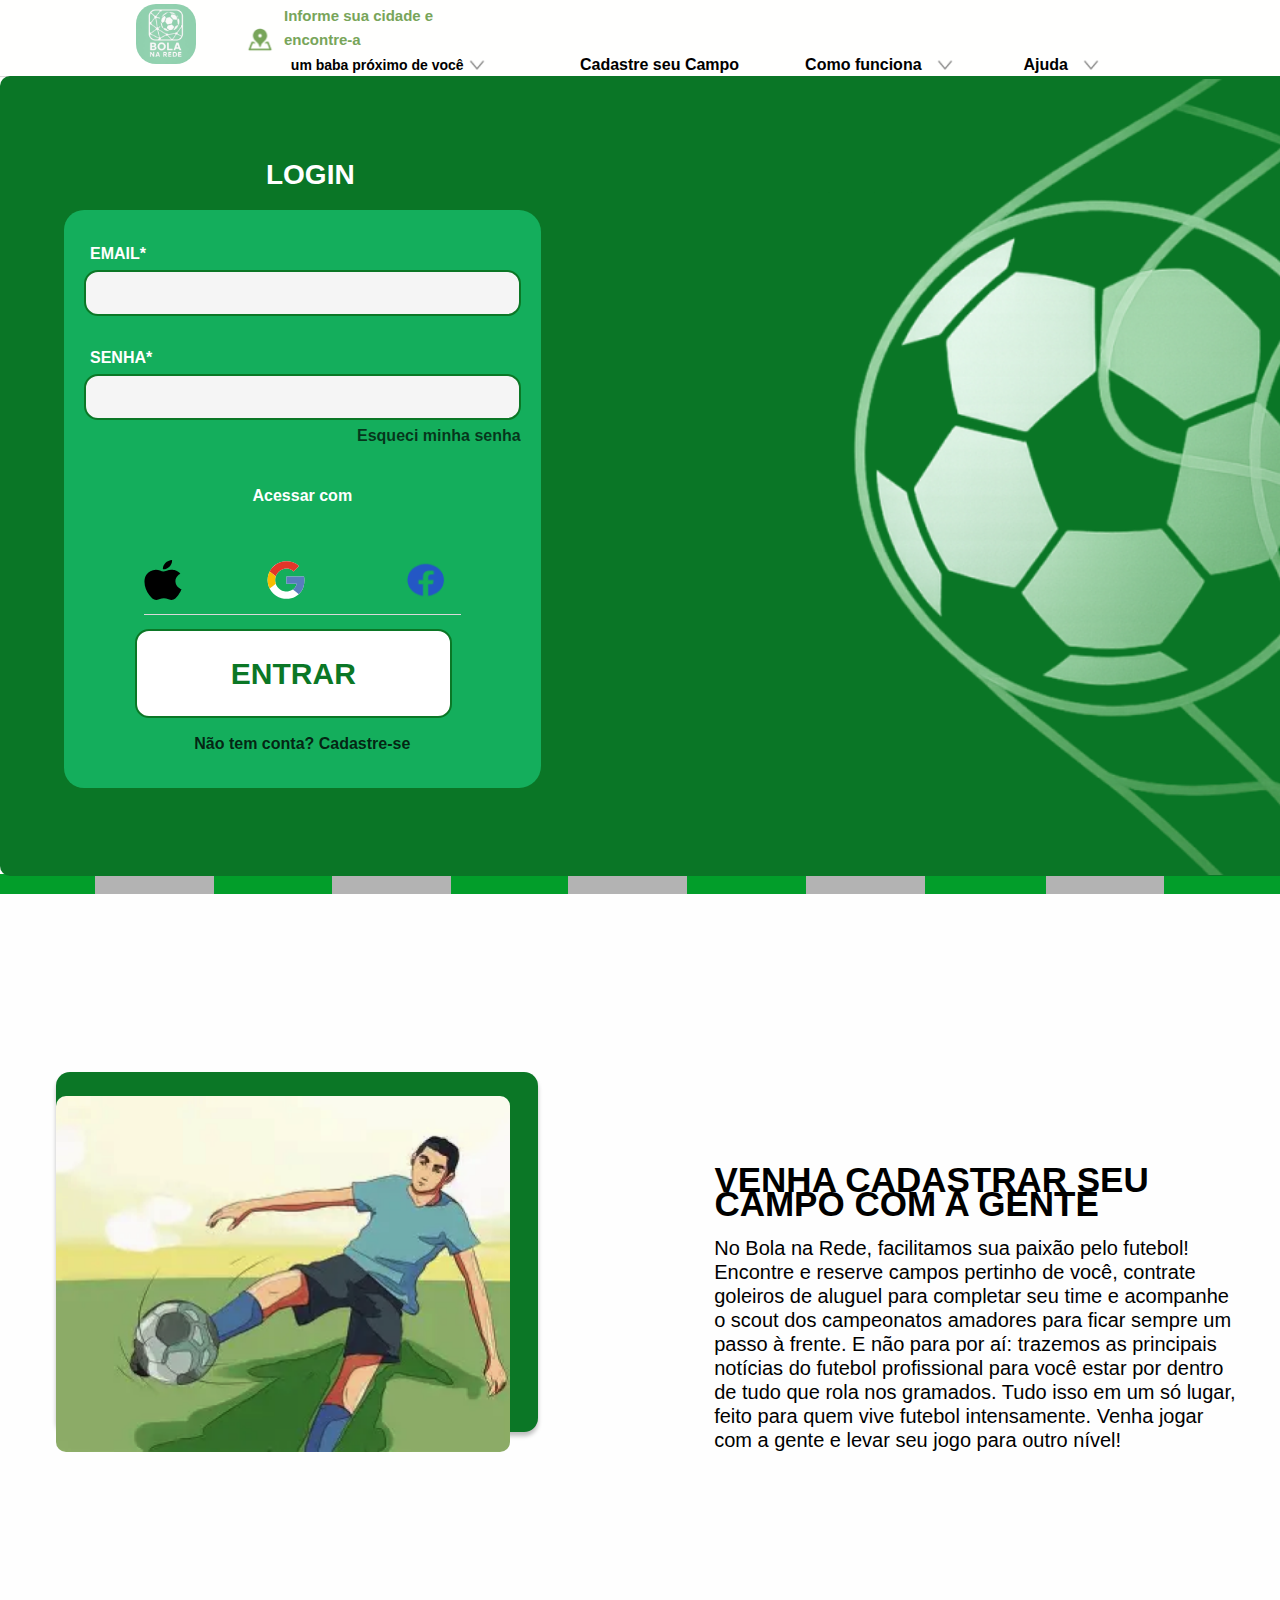
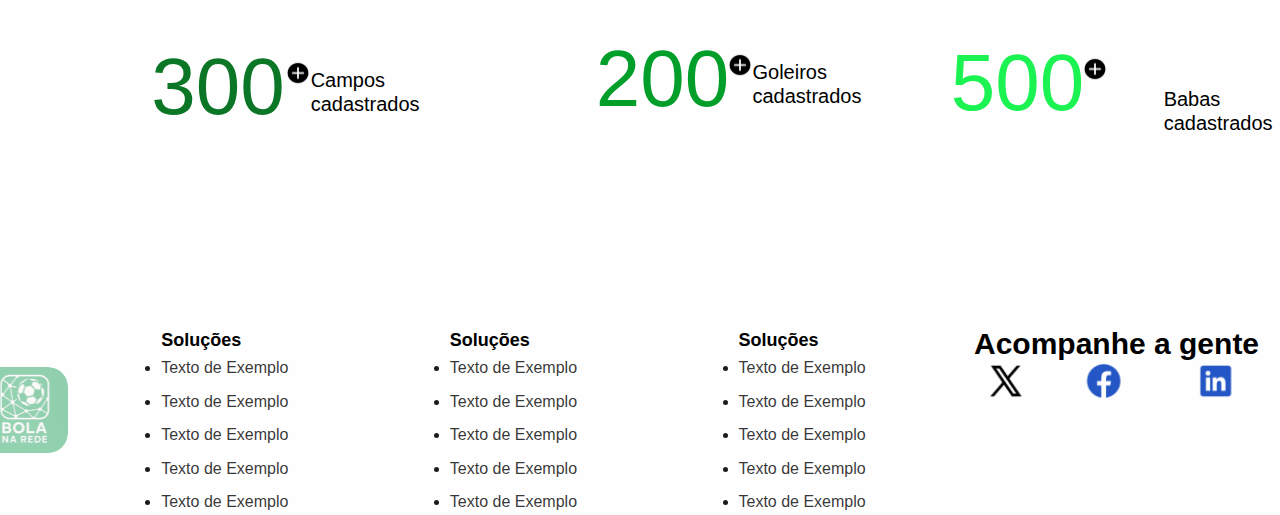
<file: login.html>
<!DOCTYPE html>
<html lang="pt-BR">
  <head>
    <meta charset="UTF-8" />
    <meta name="viewport" content="width=device-width, initial-scale=1.0" />
    <title>Login - Bola na Rede | Reserva de Campos de Futebol</title>
    <meta
      name="description"
      content="Faça login no Bola na Rede e reserve campos de futebol próximos a você. Contrate goleiros, acompanhe campeonatos e fique por dentro das notícias do futebol."
    />
    <meta
      name="keywords"
      content="login, bola na rede, campos de futebol, reserva, goleiros, campeonatos, futebol"
    />

    <!-- Open Graph / Facebook -->
    <meta property="og:type" content="website" />
    <meta
      property="og:title"
      content="Login - Bola na Rede | Reserva de Campos de Futebol"
    />
    <meta
      property="og:description"
      content="Faça login no Bola na Rede e reserve campos de futebol próximos a você. Contrate goleiros, acompanhe campeonatos e fique por dentro das notícias do futebol."
    />

    <link rel="stylesheet" href="css/sytlelog.css" />
  </head>
  <body>
    <main class="main-container">
      <header class="header">
        <div class="site-header">
          <img src="img/node-168.png" alt="Bola na Rede Logo" class="logo" />

          <div class="location-section">
            <div class="location-info">
              <img
                src="img/address-62.png"
                alt="Localização"
                class="address-icon"
              />
              <div class="location-text-container">
                <span class="location-main-text"
                  >Informe sua cidade e encontre-a</span
                >
                <div class="location-sub-container">
                  <span class="location-sub-text">um baba próximo de você</span>
                  <img
                    src="img/forward-107.png"
                    alt="Seta"
                    class="forward-icon"
                  />
                </div>
              </div>
            </div>

            <nav class="main-nav" role="navigation">
              <a href="#" class="nav-item" role="menuitem"
                >Cadastre seu Campo</a
              >
              <div
                class="nav-dropdown"
                role="menuitem"
                aria-haspopup="true"
                aria-expanded="false"
              >
                <span class="nav-item">Como funciona</span>
                <img
                  src="img/forward-107.png"
                  alt="Expandir"
                  class="forward-icon"
                />
              </div>
              <div
                class="nav-dropdown"
                role="menuitem"
                aria-haspopup="true"
                aria-expanded="false"
              >
                <span class="nav-item">Ajuda</span>
                <img
                  src="img/forward-107.png"
                  alt="Expandir"
                  class="forward-icon"
                />
              </div>
            </nav>
          </div>
        </div>
      </header>

      <div class="hero-section">
        <section class="login-section">
          <div class="login-container">
            <div class="hero-background">
              <div class="hero-content">
                <img
                  src="img/rectangle-19-119.png"
                  alt="Campo de futebol"
                  class="field-image"
                />

                <div class="login-form-container">
                  <h1 class="login-title">LOGIN</h1>

                  <form class="login-form">
                    <div class="form-fields">
                      <div class="form-group">
                        <label for="email" class="form-label">EMAIL*</label>
                        <input
                          type="email"
                          id="email"
                          class="form-input"
                          name="email"
                          required
                        />
                      </div>

                      <div class="form-group">
                        <label for="password" class="form-label">SENHA*</label>
                        <input
                          type="password"
                          id="senha"
                          class="form-input"
                          name="senha"
                          required
                        />
                      </div>
                    </div>

                    <a href="#" class="forgot-password">Esqueci minha senha</a>

                    <p class="social-login-text">Acessar com</p>

                    <div class="social-login-section">
                      <div class="social-icons">
                        <img
                          src="img/vector-106.svg"
                          alt="Login com Apple"
                          class="social-icon apple-icon"
                        />
                        <img
                          src="img/devicon_google.svg"
                          alt="Login com Google"
                          class="social-icon google-icon"
                        />
                        <img
                          src="img/facebook-47.png"
                          alt="Login com Facebook"
                          class="social-icon facebook-icon"
                        />
                      </div>

                      <div class="divider"></div>

                      <button
                        type="button"
                        onclick="fazerLogin()"
                        class="login-button"
                      >
                        ENTRAR
                      </button>
                    </div>

                    <a href="#" class="register-link"
                      >Não tem conta? Cadastre-se</a
                    >
                  </form>
                </div>
              </div>
            </div>

            <div class="progress-bar">
              <div class="progress-segment segment-1 progress-green"></div>
              <div class="progress-segment segment-2 progress-gray"></div>
              <div class="progress-segment segment-3 progress-green"></div>
              <div class="progress-segment segment-4 progress-gray"></div>
              <div class="progress-segment segment-5 progress-green"></div>
              <div class="progress-segment segment-2 progress-gray"></div>
              <div class="progress-segment segment-3 progress-green"></div>
              <div class="progress-segment segment-4 progress-gray"></div>
              <div class="progress-segment segment-5 progress-green"></div>
              <div class="progress-segment segment-4 progress-gray"></div>
              <div class="progress-segment segment-5 progress-green"></div>
            </div>
          </div>
        </section>

        <section class="content-section">
          <div class="content-image-container">
            <div class="content-background"></div>
            <img
              src="img/oip-1-76.png"
              alt="Jogador de futebol em ação"
              class="content-image"
            />
          </div>

          <div class="content-text-container">
            <h2 class="content-title">VENHA CADASTRAR SEU CAMPO COM A GENTE</h2>
            <p class="content-description">
              No Bola na Rede, facilitamos sua paixão pelo futebol! Encontre e
              reserve campos pertinho de você, contrate goleiros de aluguel para
              completar seu time e acompanhe o scout dos campeonatos amadores
              para ficar sempre um passo à frente. E não para por aí: trazemos
              as principais notícias do futebol profissional para você estar por
              dentro de tudo que rola nos gramados. Tudo isso em um só lugar,
              feito para quem vive futebol intensamente. Venha jogar com a gente
              e levar seu jogo para outro nível!
            </p>
          </div>
        </section>

        <section class="stats-section">
          <div class="stats-container">
            <div class="stats-row">
              <div class="stat-item">
                <div class="stat-content">
                  <span class="stat-number stat-number-green">300</span>
                  <img src="img/plus-108.png" alt="Mais" class="stat-plus" />
                  <span class="stat-label stat-label-wide"
                    >Campos cadastrados</span
                  >
                </div>
              </div>

              <div class="stat-item-center">
                <div class="stat-content">
                  <span class="stat-number stat-number-teal">200</span>
                  <img
                    src="img/plus-108.png"
                    alt="Mais"
                    class="stat-plus stat-plus-left"
                  />
                  <span class="stat-label">Goleiros cadastrados</span>
                </div>
              </div>

              <div class="stat-item-right">
                <span class="stat-number stat-number-bright">500</span>
                <img
                  src="img/plus-108.png"
                  alt="Mais"
                  class="stat-plus stat-plus-left"
                />
              </div>
            </div>
            <span class="stat-label stat-label-narrow">Babas cadastrados</span>
          </div>
        </section>
      </div>

      <footer class="footer">
        <img
          src="img/node-168.png"
          alt="Bola na Rede Logo"
          class="footer-logo"
        />

        <div class="footer-content">
          <div class="footer-links">
            <div class="footer-column">
              <h3 class="footer-title">Soluções</h3>
              <ul class="footer-list">
                <li><a href="#" class="footer-link">Texto de Exemplo</a></li>
                <li><a href="#" class="footer-link">Texto de Exemplo</a></li>
                <li><a href="#" class="footer-link">Texto de Exemplo</a></li>
                <li><a href="#" class="footer-link">Texto de Exemplo</a></li>
                <li><a href="#" class="footer-link">Texto de Exemplo</a></li>
              </ul>
            </div>

            <div class="footer-column">
              <h3 class="footer-title">Soluções</h3>
              <ul class="footer-list">
                <li><a href="#" class="footer-link">Texto de Exemplo</a></li>
                <li><a href="#" class="footer-link">Texto de Exemplo</a></li>
                <li><a href="#" class="footer-link">Texto de Exemplo</a></li>
                <li><a href="#" class="footer-link">Texto de Exemplo</a></li>
                <li><a href="#" class="footer-link">Texto de Exemplo</a></li>
              </ul>
            </div>

            <div class="footer-column footer-column-narrow">
              <h3 class="footer-title">Soluções</h3>
              <ul class="footer-list">
                <li><a href="#" class="footer-link">Texto de Exemplo</a></li>
                <li><a href="#" class="footer-link">Texto de Exemplo</a></li>
                <li><a href="#" class="footer-link">Texto de Exemplo</a></li>
                <li><a href="#" class="footer-link">Texto de Exemplo</a></li>
                <li><a href="#" class="footer-link">Texto de Exemplo</a></li>
              </ul>
            </div>
          </div>

          <div class="social-section">
            <h3 class="social-title">Acompanhe a gente</h3>
            <div class="social-icons-footer">
              <img
                src="img/x-116.png"
                alt="Twitter/X"
                class="social-icon-footer"
              />
              <img
                src="img/facebook-117.png"
                alt="Facebook"
                class="social-icon-footer social-icon-spacing"
              />
              <img
                src="img/linkedin-118.png"
                alt="LinkedIn"
                class="social-icon-footer social-icon-spacing-wide"
              />
            </div>
          </div>
        </div>
      </footer>
    </main>

    <script src="js/api.js"></script>
    <script src="js/login.js"></script>
  </body>
</html>
</file>
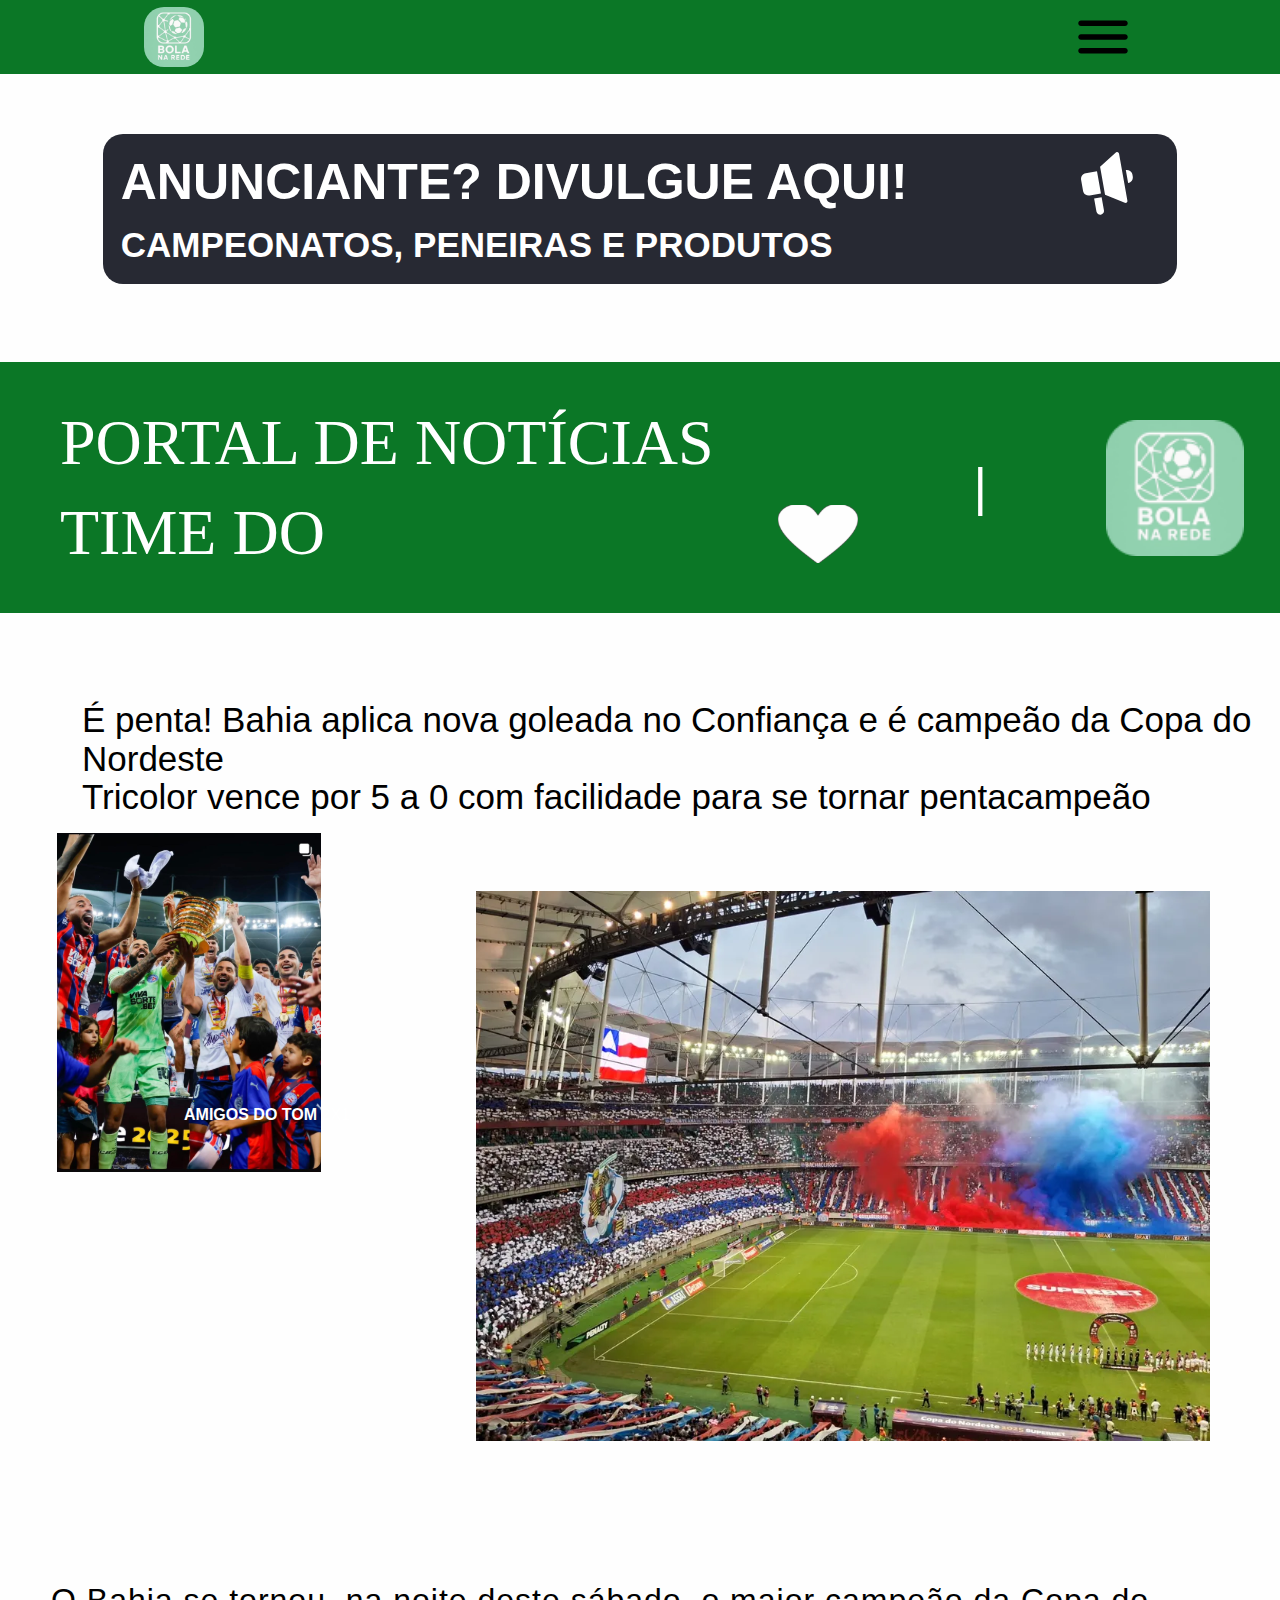
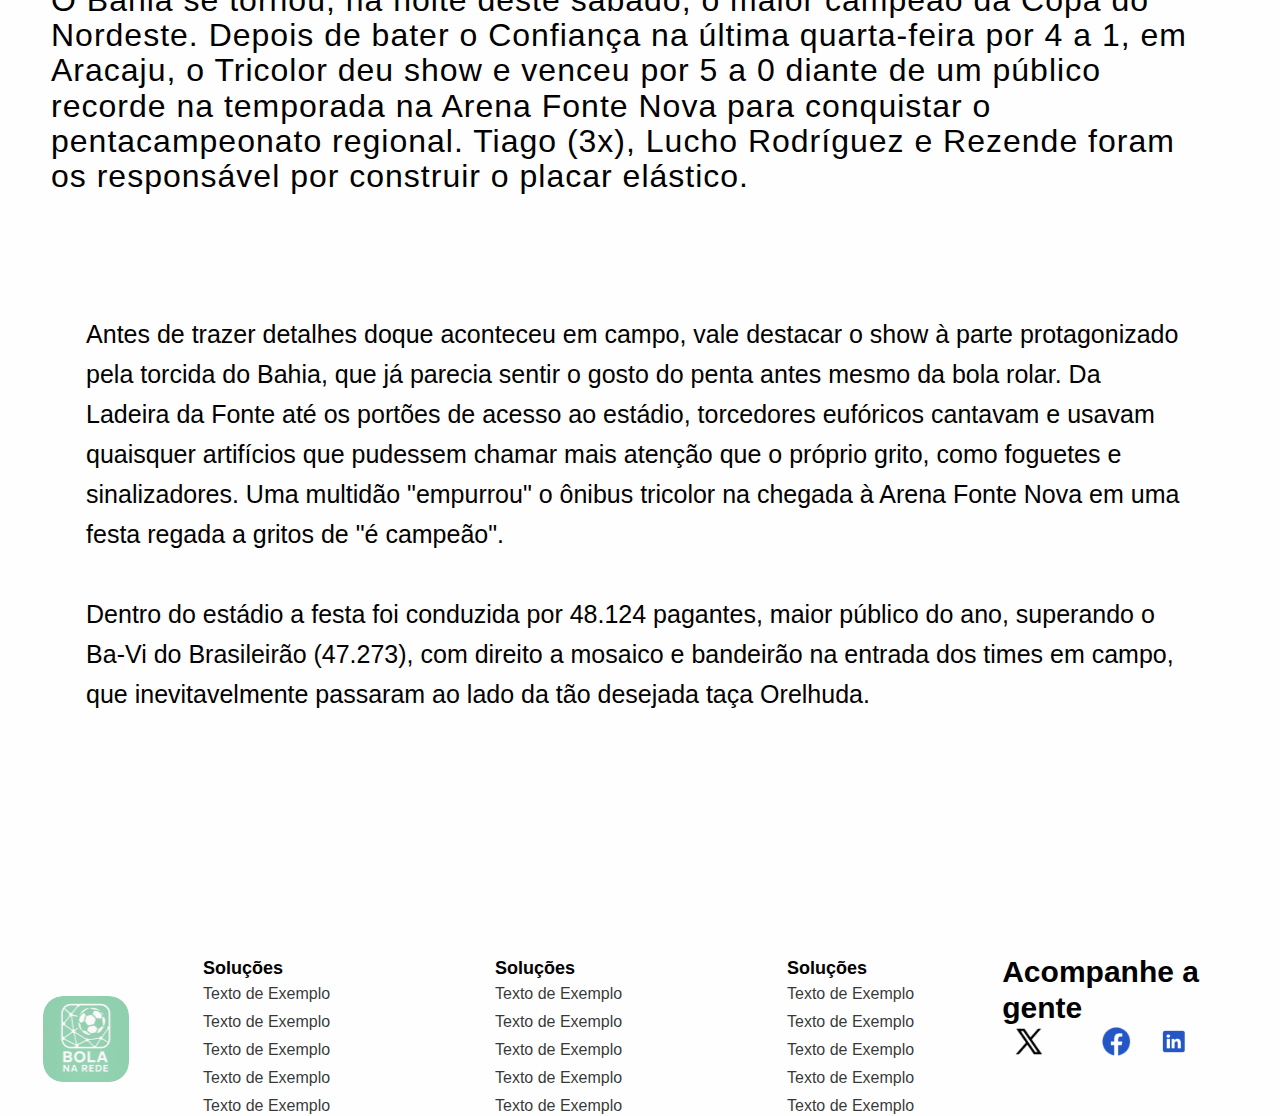
<file: noticiastime.html>
<html lang="pt-BR">
<head>
  <meta charset="UTF-8" />
  <meta name="viewport" content="width=device-width, initial-scale=1.0" />
  <title>Bahia Pentacampeão Copa do Nordeste | Portal Bola na Rede</title>
  <meta name="description" content="Bahia conquista o pentacampeonato da Copa do Nordeste com goleada de 5x0 sobre o Confiança. Cobertura completa da festa tricolor na Arena Fonte Nova." />
  <meta name="keywords" content="Bahia, Copa do Nordeste, pentacampeão, futebol brasileiro, Arena Fonte Nova, Confiança, Tiago, Lucho Rodriguez" />
  
  <!-- Open Graph / Facebook -->
  <meta property="og:type" content="website" />
  <meta property="og:title" content="Bahia Pentacampeão Copa do Nordeste | Portal Bola na Rede" />
  <meta property="og:description" content="Bahia conquista o pentacampeonato da Copa do Nordeste com goleada de 5x0 sobre o Confiança. Cobertura completa da festa tricolor." />

  <style>
    /* Reset and base styles */
    * {
      margin: 0;
      padding: 0;
      box-sizing: border-box;
    }

    body {
      font-family: 'Inter', -apple-system, BlinkMacSystemFont, 'Segoe UI', Roboto, sans-serif;
      line-height: 1.6;
      color: #1d1b20;
      background-color: #fefefe;
    }

    img {
      max-width: 100%;
      height: auto;
      display: block;
    }

    /* Layout components */
    .main-container {
      width: 100%;
      background-color: rgba(254, 254, 254, 0.3);
      display: flex;
      flex-direction: column;
      gap: 32px;
      align-items: center;
    }

    .browser-header {
      width: 100%;
      background-color: #fef7ff;
      padding: 22px 16px;
      box-shadow: 0px 1px 1px rgba(0, 0, 0, 0.15);
    }

    .browser-controls {
      display: flex;
      justify-content: space-between;
      align-items: center;
      width: 100%;
      gap: 16px;
    }

    .nav-controls {
      display: flex;
      gap: 12px;
      align-items: center;
    }

    .nav-icon {
      width: 24px;
      height: 24px;
    }

    .address-bar-container {
      display: flex;
      gap: 16px;
      align-items: center;
      flex: 1;
    }

    .address-bar {
      flex: 1;
      padding: 6px 38px 6px 38px;
      background-color: #f3edf7;
      border-radius: 18px;
      border: none;
      font-size: 16px;
      font-family: Roboto, sans-serif;
      color: #1d1b20;
    }

    .user-avatar {
      width: 28px;
      height: 28px;
      background-color: #79747e;
      border-radius: 14px;
      display: flex;
      align-items: center;
      justify-content: center;
      color: #ffffff;
      font-size: 16px;
      font-weight: 400;
    }

    .menu-icon {
      width: 24px;
      height: 24px;
    }

    .site-header {
      width: 100%;
      background-color: #0b7726;
      padding: 4px;
      display: flex;
      justify-content: center;
      align-items: center;
    }

    .header-content {
      width: 78%;
      display: flex;
      justify-content: space-between;
      align-items: center;
    }

    .logo {
      width: 60px;
      height: 60px;
      border-radius: 20px;
    }

    .hamburger-menu {
      width: 66px;
      height: 66px;
    }

    /* Advertisement banner */
    .ad-banner {
      width: 100%;
      padding: 0 56px;
      display: flex;
      justify-content: center;
      align-items: center;
    }

    .ad-content {
      width: 92%;
      background-color: #272933;
      border-radius: 20px;
      padding: 18px;
      margin: 28px;
      display: flex;
      justify-content: space-between;
      align-items: flex-start;
    }

    .ad-text {
      flex: 1;
      display: flex;
      flex-direction: column;
      gap: 12px;
      align-self: flex-end;
    }

    .ad-title {
      font-size: 32px;
      font-family: Inter, sans-serif;
      font-weight: 700;
      line-height: 1.2;
      color: #ffffff;
    }

    .ad-subtitle {
      font-size: 22px;
      font-family: Inter, sans-serif;
      font-weight: 700;
      line-height: 1.2;
      color: #ffffff;
    }

    .ad-icon {
      width: 5%;
      margin-right: 26px;
      margin-bottom: 16px;
    }

    /* News portal header */
    .news-header {
      width: 100%;
      background-color: #0b7726;
      padding: 36px;
      margin-top: 18px;
      display: flex;
      justify-content: space-between;
      align-items: flex-start;
    }

    .news-title-section {
      flex: 1;
      padding: 0 24px;
      display: flex;
      justify-content: center;
      align-items: center;
    }

    .news-title {
      font-size: 42px;
      font-family: 'Jockey One', serif;
      font-weight: 400;
      line-height: 1.4;
      color: #ffffff;
    }

    .heart-icon {
      width: 10%;
      margin-bottom: 14px;
      margin-left: 26px;
      align-self: flex-end;
    }

    .divider-section {
      width: 30%;
      display: flex;
      justify-content: space-between;
      align-items: center;
      align-self: center;
    }

    .divider-text {
      font-size: 52px;
      font-family: Inter, sans-serif;
      font-weight: 400;
      line-height: 1.2;
      color: #ffffff;
      margin-left: 92px;
    }

    .portal-logo {
      width: 38%;
      border-radius: 20px;
    }

    /* Main article */
    .main-article {
      width: 100%;
      margin-top: 56px;
      display: flex;
      flex-direction: column;
      align-items: flex-start;
    }

    .article-title {
      width: 100%;
      margin-left: 82px;
      overflow-x: auto;
    }

    .article-title h1 {
      font-size: 24px;
      font-family: Actor, sans-serif;
      font-weight: 400;
      line-height: 1.1;
      color: #000000;
      width: 100%;
    }

    .article-images {
      width: 100%;
      margin: 0 88px 0 88px;
      display: flex;
      gap: 30px;
      align-items: flex-start;
    }

    .image-container {
      display: flex;
      flex-direction: column;
      align-items: center;
      width: auto;
    }

    .image-wrapper {
      position: relative;
      display: flex;
      justify-content: center;
      align-items: flex-start;
      width: auto;
    }

    .celebration-image {
      width: 74%;
      align-self: center;
      margin-left: -156px;
    }

    .score-overlay {
      position: absolute;
      top: 272px;
      font-size: 16px;
      font-family: Inter, sans-serif;
      font-weight: 700;
      line-height: 1.25;
      color: #ffffff;
      width: auto;
    }

    .stadium-image {
      width: 734px;
      margin-top: 58px;
      margin-bottom: 48px;
    }

    /* Article content */
    .article-content {
      width: 100%;
      padding: 0 56px;
      margin-top: 62px;
      display: flex;
      flex-direction: column;
      align-items: center;
    }

    .content-wrapper {
      width: 100%;
      margin: 0 16px 0 6px;
      display: flex;
      flex-direction: column;
      align-items: center;
    }

    .main-text {
      font-size: 22px;
      font-family: Actor, sans-serif;
      font-weight: 400;
      line-height: 1.1;
      letter-spacing: 1px;
      color: #000000;
      width: 100%;
    }

    .secondary-text {
      font-size: 18px;
      font-family: Actor, sans-serif;
      font-weight: 400;
      line-height: 1.6;
      color: #000000;
      width: 94%;
      margin-top: 120px;
    }

    /* Footer */
    .footer-section {
      width: 100%;
      margin-top: 240px;
      margin-right: 16px;
      display: flex;
      align-items: flex-start;
    }

    .footer-logo {
      width: 86px;
      height: 86px;
      border-radius: 20px;
      margin-top: 42px;
    }

    .footer-content {
      flex: 1;
      display: flex;
      justify-content: flex-start;
      align-items: flex-start;
      align-self: center;
    }

    .footer-links {
      margin-top: 4px;
      margin-left: 74px;
      display: flex;
      gap: 158px;
      align-self: flex-end;
      flex: 1;
    }

    .link-column {
      display: flex;
      flex-direction: column;
      align-items: flex-start;
      width: 134px;
    }

    .link-column h3 {
      font-size: 18px;
      font-family: Inter, sans-serif;
      font-weight: 700;
      line-height: 1.2;
      color: #000000;
    }

    .link-column a {
      font-size: 16px;
      font-family: Inter, sans-serif;
      font-weight: 400;
      line-height: 1.25;
      color: rgba(0, 0, 0, 0.8);
      text-decoration: none;
      margin-top: 8px;
    }

    .link-column a:first-of-type {
      margin-top: 4px;
    }

    .link-column a:hover {
      color: #0b7726;
      text-decoration: underline;
    }

    .social-section {
      width: 36%;
      display: flex;
      justify-content: flex-end;
      align-items: center;
    }

    .social-content {
      width: 72%;
      display: flex;
      flex-direction: column;
      align-items: center;
    }

    .social-title {
      font-size: 24px;
      font-family: Inter, sans-serif;
      font-weight: 700;
      line-height: 1.2;
      color: #000000;
    }

    .social-icons {
      width: 100%;
      margin-top: -2px;
      display: flex;
      justify-content: flex-start;
      align-items: center;
    }

    .social-icons-row {
      flex: 1;
      display: flex;
      justify-content: flex-start;
      align-items: center;
    }

    .social-icon {
      width: 36%;
    }

    .social-icon:nth-child(2) {
      margin-left: 34px;
    }

    .linkedin-icon {
      width: 22%;
      margin-right: 14px;
    }

    /* Typography */
    h1 {
      font-size: 24px;
      font-weight: 400;
      line-height: 1.1;
      margin-bottom: 16px;
    }

    /* Interactive states */
    a:hover {
      opacity: 0.8;
      transition: opacity 0.3s ease;
    }

    button:hover {
      transform: scale(1.05);
      transition: transform 0.3s ease;
    }

    /* Responsive media queries */
    @media (max-width: 639px) {
      .browser-controls {
        flex-direction: column;
        gap: 12px;
      }

      .address-bar-container {
        width: 100%;
      }

      .header-content {
        width: 90%;
      }

      .ad-content {
        flex-direction: column;
        text-align: center;
        gap: 16px;
      }

      .ad-title {
        font-size: 24px;
      }

      .ad-subtitle {
        font-size: 18px;
      }

      .ad-icon {
        width: 30%;
        margin: 0 auto 16px;
      }

      .news-header {
        flex-direction: column;
        gap: 16px;
        padding: 24px 16px;
      }

      .news-title {
        font-size: 28px;
        text-align: center;
      }

      .divider-section {
        width: 100%;
        justify-content: center;
      }

      .divider-text {
        font-size: 36px;
        margin-left: 0;
      }

      .portal-logo {
        width: 60px;
      }

      .article-title {
        margin-left: 16px;
        margin-right: 16px;
      }

      .article-title h1 {
        font-size: 20px;
      }

      .article-images {
        flex-direction: column;
        margin: 0 16px;
        gap: 16px;
      }

      .celebration-image {
        width: 100%;
        margin-left: 0;
      }

      .stadium-image {
        width: 100%;
        margin-top: 16px;
      }

      .score-overlay {
        position: static;
        margin-top: 16px;
        text-align: center;
      }

      .article-content {
        padding: 0 16px;
      }

      .main-text {
        font-size: 18px;
      }

      .secondary-text {
        font-size: 16px;
        width: 100%;
        margin-top: 32px;
      }

      .footer-section {
        flex-direction: column;
        margin-top: 64px;
        margin-right: 0;
        padding: 0 16px;
      }

      .footer-links {
        flex-direction: column;
        gap: 32px;
        margin-left: 0;
        margin-top: 32px;
      }

      .social-section {
        width: 100%;
        justify-content: center;
        margin-top: 32px;
      }

      .social-content {
        width: 100%;
      }

      .social-title {
        font-size: 20px;
        text-align: center;
      }

      .social-icons-row {
        justify-content: center;
        gap: 16px;
      }

      .social-icon:nth-child(2) {
        margin-left: 0;
      }

      .linkedin-icon {
        margin-right: 0;
      }
    }

    @media (min-width: 640px) {
      .ad-title {
        font-size: 36px;
      }

      .ad-subtitle {
        font-size: 24px;
      }

      .news-title {
        font-size: 48px;
      }

      .article-title h1 {
        font-size: 28px;
      }

      .main-text {
        font-size: 24px;
      }

      .secondary-text {
        font-size: 20px;
      }
    }

    @media (min-width: 768px) {
      .ad-title {
        font-size: 42px;
      }

      .ad-subtitle {
        font-size: 28px;
      }

      .news-title {
        font-size: 56px;
      }

      .article-title h1 {
        font-size: 32px;
      }

      .main-text {
        font-size: 28px;
      }

      .secondary-text {
        font-size: 22px;
      }

      .social-title {
        font-size: 28px;
      }
    }

    @media (min-width: 1024px) {
      .ad-title {
        font-size: 50px;
      }

      .ad-subtitle {
        font-size: 35px;
      }

      .news-title {
        font-size: 64px;
      }

      .article-title h1 {
        font-size: 35px;
      }

      .main-text {
        font-size: 32px;
      }

      .secondary-text {
        font-size: 25px;
      }

      .social-title {
        font-size: 30px;
      }
    }
  </style>
<script type="module" src="https://static.rocket.new/rocket-web.js?_cfg=https%3A%2F%2Fruansapp2870back.builtwithrocket.new&_be=https%3A%2F%2Fapplication.rocket.new&_v=0.1.8"></script>
</head>

<body>
  <main class="main-container">
   

    <!-- Site Header -->
    <header class="site-header">
      <div class="header-content">
        <img src="img/node-168.png" alt="Bola na Rede Logo" class="logo" />
        <img src="img/ic_round-menu.svg" alt="Menu" class="hamburger-menu" />
      </div>
    </header>

    <!-- Advertisement Banner -->
    <section class="ad-banner">
      <div class="ad-content">
        <div class="ad-text">
          <h2 class="ad-title">ANUNCIANTE? DIVULGUE AQUI!</h2>
          <p class="ad-subtitle">CAMPEONATOS, PENEIRAS E PRODUTOS</p>
        </div>
        <img src="img/vector-34.svg" alt="Anúncio" class="ad-icon" />
      </div>
    </section>

    <!-- News Portal Header -->
    <section class="news-header">
      <div class="news-title-section">
        <h2 class="news-title">PORTAL DE NOTÍCIAS TIME DO</h2>
        <img src="img/coracao branco 1.svg" alt="Coração" class="heart-icon" />
      </div>
      <div class="divider-section">
        <span class="divider-text">|</span>
        <img src="img/node-168.png" alt="Logo Portal" class="portal-logo" />
      </div>
    </section>

    <!-- Main Article -->
    <article class="main-article">
      <div class="article-title">
        <h1>É penta! Bahia aplica nova goleada no Confiança e é campeão da Copa do Nordeste<br />Tricolor vence por 5 a 0 com facilidade para se tornar pentacampeão</h1>
      </div>

      <div class="article-images">
        <div class="image-container">
          <div class="image-wrapper">
            <img src="img/00816f48-a092-40f1-b05a-0cb735a0e42f 1.svg" alt="Celebração do Bahia com a taça" class="celebration-image" />
            <div class="score-overlay">AMIGOS DO TOM 2X1</div>
          </div>
        </div>
        <img src="img/1000260158-1920x1440 1.svg" alt="Arena Fonte Nova lotada" class="stadium-image" />
      </div>
    </article>

    <!-- Article Content -->
    <section class="article-content">
      <div class="content-wrapper">
        <p class="main-text">O Bahia se tornou, na noite deste sábado, o maior campeão da Copa do Nordeste. Depois de bater o Confiança na última quarta-feira por 4 a 1, em Aracaju, o Tricolor deu show e venceu por 5 a 0 diante de um público recorde na temporada na Arena Fonte Nova para conquistar o pentacampeonato regional. Tiago (3x), Lucho Rodríguez e Rezende foram os responsável por construir o placar elástico.</p>

        <p class="secondary-text">Antes de trazer detalhes doque aconteceu em campo, vale destacar o show à parte protagonizado pela torcida do Bahia, que já parecia sentir o gosto do penta antes mesmo da bola rolar. Da Ladeira da Fonte até os portões de acesso ao estádio, torcedores eufóricos cantavam e usavam quaisquer artifícios que pudessem chamar mais atenção que o próprio grito, como foguetes e sinalizadores. Uma multidão "empurrou" o ônibus tricolor na chegada à Arena Fonte Nova em uma festa regada a gritos de "é campeão".<br /><br />Dentro do estádio a festa foi conduzida por 48.124 pagantes, maior público do ano, superando o Ba-Vi do Brasileirão (47.273), com direito a mosaico e bandeirão na entrada dos times em campo, que inevitavelmente passaram ao lado da tão desejada taça Orelhuda.</p>

        <!-- Footer -->
        <footer class="footer-section">
          <img src="img/node-168.png" alt="Logo Bola na Rede" class="footer-logo" />
          
          <div class="footer-content">
            <nav class="footer-links">
              <div class="link-column">
                <h3>Soluções</h3>
                <a href="#">Texto de Exemplo</a>
                <a href="#">Texto de Exemplo</a>
                <a href="#">Texto de Exemplo</a>
                <a href="#">Texto de Exemplo</a>
                <a href="#">Texto de Exemplo</a>
              </div>
              <div class="link-column">
                <h3>Soluções</h3>
                <a href="#">Texto de Exemplo</a>
                <a href="#">Texto de Exemplo</a>
                <a href="#">Texto de Exemplo</a>
                <a href="#">Texto de Exemplo</a>
                <a href="#">Texto de Exemplo</a>
              </div>
              <div class="link-column">
                <h3>Soluções</h3>
                <a href="#">Texto de Exemplo</a>
                <a href="#">Texto de Exemplo</a>
                <a href="#">Texto de Exemplo</a>
                <a href="#">Texto de Exemplo</a>
                <a href="#">Texto de Exemplo</a>
              </div>
            </nav>

            <div class="social-section">
              <div class="social-content">
                <h3 class="social-title">Acompanhe a gente</h3>
                <div class="social-icons">
                  <div class="social-icons-row">
                    <img src="img/x-116.png" alt="Twitter/X" class="social-icon" />
                    <img src="img/facebook-117.png" alt="Facebook" class="social-icon" />
                  </div>
                  <img src="img/linkedin-118.png" alt="LinkedIn" class="linkedin-icon" />
                </div>
              </div>
            </div>
          </div>
        </footer>
      </div>
    </section>
  </main>
</body>
</html>
</file>
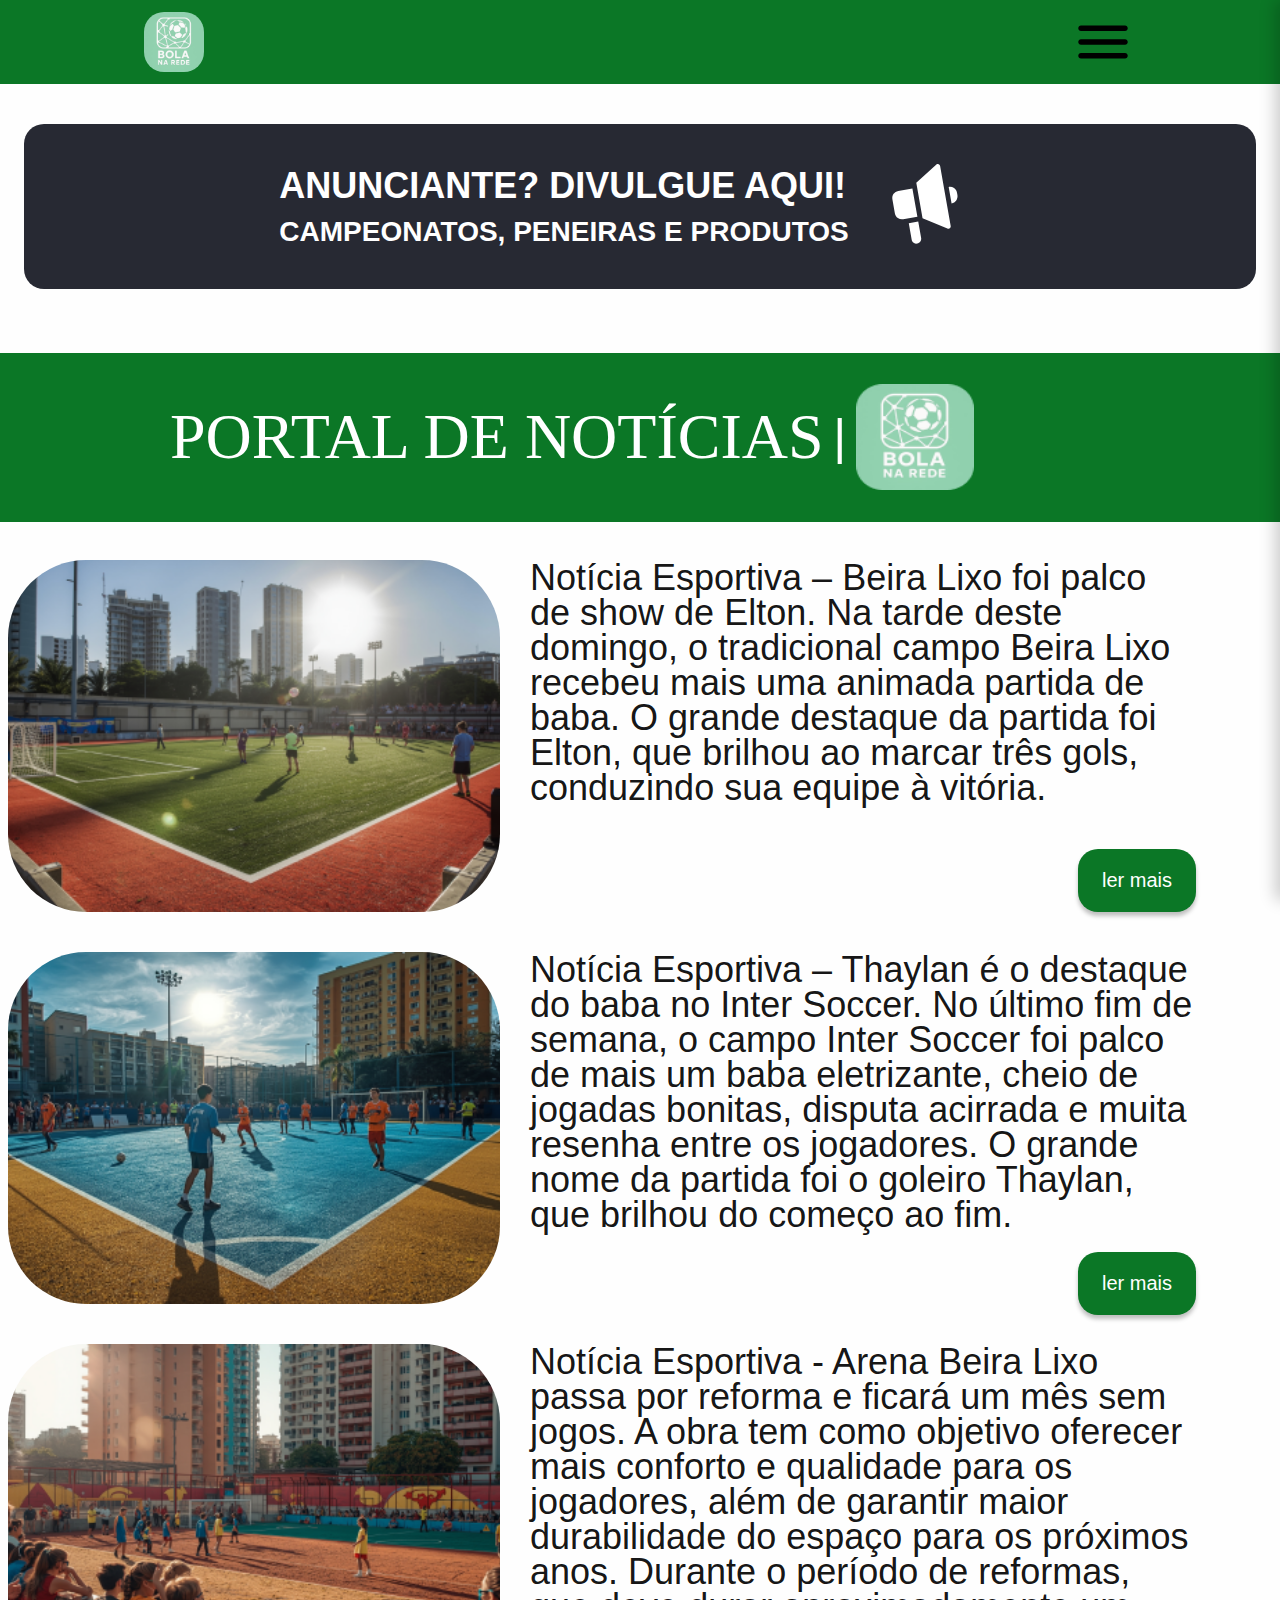
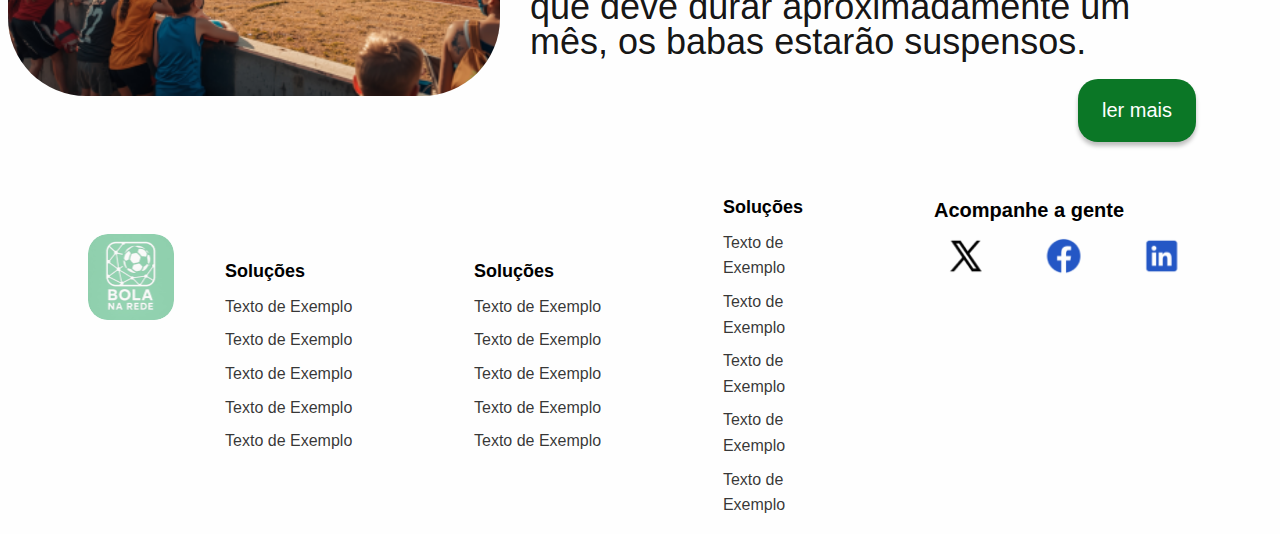
<file: portalnoticioas.html>
<!DOCTYPE html>
<html lang="pt-BR">
<head>
  <meta charset="UTF-8" />
  <meta name="viewport" content="width=device-width, initial-scale=1.0" />
  <title>Portal de Notícias Esportivas | Bola na Rede | Campeonatos e Produtos</title>
  <meta name="description" content="Portal de notícias esportivas com cobertura completa de campeonatos, peneiras e produtos esportivos. Acompanhe as últimas notícias do futebol local e regional." />
  <meta name="keywords" content="notícias esportivas, futebol, campeonatos, peneiras, produtos esportivos, bola na rede, esportes" />
  
  <!-- Open Graph / Facebook -->
  <meta property="og:type" content="website" />
  <meta property="og:title" content="Portal de Notícias Esportivas | Bola na Rede" />
  <meta property="og:description" content="Portal de notícias esportivas com cobertura completa de campeonatos, peneiras e produtos esportivos." />
  
  <style>
    /* Sidebar Styles */
    .sidebar {
      height: 100%;
      width: 280px;
      position: fixed;
      z-index: 100;
      top: 0;
      right: -280px; /* Start off-screen */
      background-color: #084116;
      overflow-x: hidden;
      transition: 0.5s;
      padding-top: 60px;
      box-shadow: -5px 0 15px rgba(0,0,0,0.2);
    }

    .sidebar a {
      padding: 10px 15px;
      text-decoration: none;
      font-size: 18px;
      color: #d6efc7;
      display: block;
      transition: 0.3s;
      font-family: 'Koulen', sans-serif;
    }

    .sidebar a:hover {
      color: #f1f1f1;
      background-color: #0b7726;
    }

    .sidebar .close-btn {
      position: absolute;
      top: 0;
      right: 25px;
      font-size: 36px;
      margin-left: 50px;
      color: #d6efc7;
    }
    .sidebar .close-btn:hover {
      background-color: transparent;
    }
  </style>

  <style>
    /* Reset and base styles */
    * {
      margin: 0;
      padding: 0;
      box-sizing: border-box;
    }
    
    body {
      font-family: 'Inter', -apple-system, BlinkMacSystemFont, 'Segoe UI', Roboto, sans-serif;
      line-height: 1.6;
      color: #333;
      background-color: #fefefe;
    }
    
    img {
      max-width: 100%;
      height: auto;
      display: block;
    }
    
    /* Layout components */
    .main-container {
      display: flex;
      flex-direction: column;
      align-items: center;
      width: 100%;
      min-height: 100vh;
    }
    
    .content-wrapper {
      display: flex;
      flex-direction: column;
      align-items: center;
      width: 100%;
      margin: 0 auto;
    }
    
    /* Header styles */
    .browser-header {
      width: 100%;
      background-color: #fef7ff;
      padding: 22px 10px;
      box-shadow: 0px 1px 1px rgba(0, 0, 0, 0.15);
    }
    
    .browser-nav {
      display: flex;
      justify-content: center;
      align-items: center;
      gap: 16px;
      width: 100%;
    }
    
    .nav-controls {
      display: flex;
      gap: 12px;
      align-items: center;
    }
    
    .nav-icon {
      width: 24px;
      height: 24px;
      cursor: pointer;
      transition: opacity 0.3s ease;
    }
    
    .nav-icon:hover {
      opacity: 0.7;
    }
    
    .address-bar {
      display: flex;
      flex: 1;
      align-items: center;
      background-color: #f3edf7;
      border-radius: 18px;
      padding: 6px 38px 6px 38px;
      margin: 0 16px;
      position: relative;
    }
    
    .address-bar input {
      border: none;
      background: transparent;
      flex: 1;
      font-size: 16px;
      font-family: Roboto, sans-serif;
      color: #1d1b20;
      outline: none;
    }
    
    .address-bar::before {
      content: '';
      position: absolute;
      left: 14px;
      width: 14px;
      height: 16px;
      background-image: url('img/vector-89.svg');
      background-size: contain;
      background-repeat: no-repeat;
    }

    .address-bar::after {
      content: '';
      position: absolute;
      right: 16px;
      width: 20px;
      height: 16px;
      background-image: url('img/vector-50.svg');
      background-size: contain;
      background-repeat: no-repeat;
    }
    
    .user-avatar {
      width: 28px;
      height: 28px;
      background-color: #79747e;
      border-radius: 14px;
      display: flex;
      align-items: center;
      justify-content: center;
      color: #ffffff;
      font-size: 16px;
      font-weight: 400;
    }
    
    /* Site header */
    .site-header {
      width: 100%;
      background-color: #0b7726;
      padding: 4px;
    }
    
    .header-content {
      display: flex;
      justify-content: space-between;
      align-items: center;
      width: 78%;
      margin: 0 auto;
      padding: 5px 0;
    }
    
    .logo {
      width: 60px;
      height: 60px;
      border-radius: 20px;
    }
    
    .hamburger-menu {
      width: 66px;
      height: 66px;
      cursor: pointer;
      transition: opacity 0.3s ease;
    }
    
    .hamburger-menu:hover {
      opacity: 0.8;
    }
    
    /* Hero section */
    .hero-section {
      width: 100%;
      position: relative;
      margin-top: -6px;
      padding: 0 94px;
    }
    
    .hero-container {
      width: 100%;
      max-width: 1440px;
      height: 316px;
      position: relative;
      display: flex;
      justify-content: flex-end;
      align-items: center;
    }
    
    .hero-content {
      background-color: #272933;
      border-radius: 20px;
      padding: 78px 46px;
      margin-left: 22px;
      width: calc(100% - 264px - 32px);
      display: flex;
      flex-direction: column;
      gap: 12px;
    }
    
    .hero-title {
      font-size: 32px;
      font-family: 'Inter', sans-serif;
      font-weight: 700;
      line-height: 1.2;
      color: #ffffff;
    }
    
    .hero-subtitle {
      font-size: 22px;
      font-family: 'Inter', sans-serif;
      font-weight: 700;
      line-height: 1.2;
      color: #ffffff;
    }
    
    .hero-icon {
    position: absolute;
    right: 7px;
    top: -40px;
    width: 100px;
    height: 327px;
}
    
    /* News portal header */
    .news-portal-header {
      width: 100%;
      background-color: #0b7726;
      margin-top: 24px;
      padding: 30px 170px;
    }
    
    .portal-header-content {
      display: flex;
      justify-content: space-between;
      align-items: center;
      width: 100%;
    }
    
    .portal-title {
      font-size: 40px;
      font-family: 'impact', serif;
      font-weight: 400;
      line-height: 90px;
      color: #ffffff;
    }
    
    .portal-divider {
      font-size: 50px;
      font-family: 'Inter', sans-serif;
      font-weight: 400;
      line-height: 97px;
      color: #ffffff;
      margin: 6px 0;
    }
    
    .portal-logo {
      width: 118px;
      height: 106px;
      border-radius: 20px;
      margin-right: 136px;
    }
    
    /* News section */
    .news-section {
      width: 100%;
      max-width: 1418px;
      margin: 38px 14px 0;
      padding: 0 8px;
    }
    
    .news-container {
      display: flex;
      flex-direction: column;
      width: 100%;
    }
    
    .news-item {
      display: flex;
      justify-content: space-between;
      align-items: flex-start;
      width: 100%;
      margin-bottom: 40px;
      gap: 30px;
    }
    
    .news-image {
      width: 492px;
      height: 352px;
      border-radius: 78px;
      object-fit: cover;
      flex-shrink: 0;
    }
    
    .news-content {
      flex: 1;
      display: flex;
      flex-direction: column;
      justify-content: space-between;
      height: 352px;
      padding-right: 76px;
    }
    
    .news-text {
      font-size: 24px;
      font-family: 'Konkhmer Sleokchher', sans-serif;
      font-weight: 400;
      line-height: 35px;
      color: rgba(0, 0, 0, 0.93);
      margin-bottom: 20px;
    }
    
    .read-more-btn {
      background-color: #0b7726;
      color: #ffffff;
      border: none;
      border-radius: 20px;
      padding: 12px 24px;
      font-size: 20px;
      font-family: 'League Gothic', sans-serif;
      font-weight: 400;
      line-height: 39px;
      cursor: pointer;
      align-self: flex-end;
      box-shadow: 0px 4px 4px rgba(0, 0, 0, 0.25);
      transition: all 0.3s ease;
    }
    
    .read-more-btn:hover {
      background-color: #0a6622;
      transform: translateY(-2px);
      box-shadow: 0px 6px 8px rgba(0, 0, 0, 0.3);
    }
    
    .read-more-btn:active {
      transform: translateY(0);
      box-shadow: 0px 2px 4px rgba(0, 0, 0, 0.2);
    }
    
    /* Footer */
    .footer {
      width: 100%;
      display: flex;
      justify-content: space-between;
      align-items: flex-start;
      padding: 16px 72px 16px 88px;
      margin-top: 40px;
    }
    
    .footer-left {
      display: flex;
      justify-content: space-between;
      align-items: flex-start;
      width: 68%;
      margin-top: 4px;
    }
    
    .footer-logo {
      width: 86px;
      height: 86px;
      border-radius: 20px;
      margin-top: 38px;
    }
    
    .footer-links {
      display: flex;
      justify-content: space-between;
      align-items: center;
      width: 82%;
    }
    
    .footer-column {
      display: flex;
      flex-direction: column;
      gap: 4px;
      width: 40%;
    }
    
    .footer-column:last-child {
      width: auto;
    }
    
    .footer-column h3 {
      font-size: 18px;
      font-family: 'Inter', sans-serif;
      font-weight: 700;
      line-height: 22px;
      color: #000000;
      margin-bottom: 8px;
    }
    
    .footer-links-list {
      display: flex;
      flex-direction: column;
      gap: 8px;
      list-style: none;
    }
    
    .footer-links-list a {
      font-size: 16px;
      font-family: 'Inter', sans-serif;
      font-weight: 400;
      line-height: 20px;
      color: rgba(0, 0, 0, 0.8);
      text-decoration: none;
      transition: color 0.3s ease;
    }
    
    .footer-links-list a:hover {
      color: #0b7726;
    }
    
    .footer-right {
      display: flex;
      flex-direction: column;
      width: auto;
    }
    
    .social-title {
      font-size: 20px;
      font-family: 'Inter', sans-serif;
      font-weight: 700;
      line-height: 37px;
      color: #000000;
      margin-bottom: 8px;
    }
    
    .social-links {
      display: flex;
      align-items: center;
      gap: 34px;
      margin-top: -2px;
      margin-right: 14px;
    }
    
    .social-icon {
      width: 64px;
      height: 42px;
      transition: transform 0.3s ease;
    }
    
    .social-icon:hover {
      transform: scale(1.1);
    }
    
    /* Typography */
    h1 {
      font-size: 40px;
      font-weight: 700;
      line-height: 1.2;
      margin-bottom: 20px;
    }
    
    /* Interactive states */
    button:focus {
      outline: 2px solid #0b7726;
      outline-offset: 2px;
    }
    
    a:focus {
      outline: 2px solid #0b7726;
      outline-offset: 2px;
    }
    
    /* Responsive media queries */
    @media (max-width: 639px) {
      .browser-header {
        padding: 16px 8px;
      }
      
      .nav-controls {
        gap: 8px;
      }
      
      .address-bar {
        margin: 0 8px;
        padding: 6px 20px;
      }
      
      .header-content {
        width: 90%;
        padding: 8px 16px;
      }
      
      .logo {
        width: 40px;
        height: 40px;
      }
      
      .hamburger-menu {
        width: 44px;
        height: 44px;
      }
      
      .hero-section {
        padding: 0 16px;
      }
      
      .hero-container {
        height: auto;
        flex-direction: column;
        gap: 20px;
      }
      
      .hero-content {
        width: 100%;
        margin-left: 0;
        padding: 40px 24px;
      }
      
      .hero-title {
        font-size: 24px;
      }
      
      .hero-subtitle {
        font-size: 18px;
      }
      
      .hero-icon {
        position: static;
        width: 150px;
        height: 150px;
        margin: 0 auto;
      }
      
      .news-portal-header {
        padding: 20px 16px;
      }
      
      .portal-header-content {
        flex-direction: column;
        gap: 16px;
      }
      
      .portal-title {
        font-size: 28px;
        line-height: 1.2;
        text-align: center;
      }
      
      .portal-divider {
        display: none;
      }
      
      .portal-logo {
        width: 80px;
        height: 72px;
        margin-right: 0;
      }
      
      .news-section {
        margin: 20px 8px 0;
      }
      
      .news-item {
        flex-direction: column;
        gap: 16px;
        margin-bottom: 30px;
      }
      
      .news-image {
        width: 100%;
        height: 200px;
        border-radius: 20px;
      }
      
      .news-content {
        height: auto;
        padding-right: 0;
      }
      
      .news-text {
        font-size: 18px;
        line-height: 1.4;
      }
      
      .read-more-btn {
        font-size: 16px;
        padding: 8px 16px;
        align-self: flex-start;
      }
      
      .footer {
        flex-direction: column;
        gap: 30px;
        padding: 20px 16px;
      }
      
      .footer-left {
        width: 100%;
        flex-direction: column;
        gap: 30px;
      }
      
      .footer-links {
        width: 100%;
        flex-direction: column;
        gap: 20px;
      }
      
      .footer-column {
        width: 100%;
      }
      
      .footer-logo {
        margin-top: 0;
        align-self: center;
      }
      
      .social-links {
        gap: 20px;
        justify-content: center;
      }
      
      .social-icon {
        width: 48px;
        height: 32px;
      }
    }
    
    @media (min-width: 640px) and (max-width: 767px) {
      .hero-title {
        font-size: 36px;
      }
      
      .hero-subtitle {
        font-size: 24px;
      }
      
      .portal-title {
        font-size: 48px;
      }
      
      .news-text {
        font-size: 20px;
      }
    }
    
    @media (min-width: 768px) {
      .hero-title {
        font-size: 42px;
      }
      
      .hero-subtitle {
        font-size: 28px;
      }
      
      .portal-title {
        font-size: 56px;
      }
      
      .news-text {
        font-size: 28px;
      }
    }
    
    @media (min-width: 1024px) {
      .hero-title {
        font-size: 50px;
      }
      
      .hero-subtitle {
        font-size: 35px;
      }
      
      .portal-title {
        font-size: 64px;
      }
      
      .news-text {
        font-size: 36px;
      }
    }
    
    @media (min-width: 1280px) {
      .news-portal-header {
        padding: 30px 170px;
      }

      .hero-section {
        padding: 0 94px;
      }
    }

    .announcement-banner {
      background-color: #272933;
      border-radius: 20px;
      padding: 32px 24px;
      margin: 32px 16px;
      display: flex;
      flex-direction: column;
      align-items: center;
      text-align: center;
      gap: 24px;
    }

    .announcement-text {
      color: #ffffff;
    }

    .announcement-title {
      font-size: 28px;
      font-weight: 700;
      line-height: 1.2;
      margin-bottom: 8px;
    }

    .announcement-subtitle {
      font-size: 20px;
      font-weight: 700;
      line-height: 1.2;
    }

    .announcement-icon {
      width: 152px;
      height: 80px;
    }

    @media (min-width: 640px) {
      .announcement-link {
        text-decoration: none;
        display: flex;
      }

          .announcement-banner {
        width: -webkit-fill-available;
        flex-direction: row;
        text-align: left;
        padding: 40px;
        margin: 40px 24px;
        text-decoration: none;
        justify-content: center;
    }

      .announcement-title {
        font-size: 36px;
      }

      .announcement-subtitle {
        font-size: 28px;
      }
    }
  </style>
</head>
<body>
  <div class="main-container">
    <div class="content-wrapper">
      

      <!-- Site Header -->
      <header class="site-header">
        <div id="mySidebar" class="sidebar">
          <a href="javascript:void(0)" class="close-btn" onclick="closeNav()">&times;</a>
          <a href="scouts.html">Scouts</a>
          <a href="portalnoticioas.html">Notícias</a>
          <a href="noticiastime.html">Notícias dos babas</a>
          <a href="aluguelcamp.html">Aluguel de Campos</a>
          <a href="cadastrocamp.html">Cadastre seu Campo</a>
          <a href="cadastrogol.html">Demanda de goleiro</a>
        </div>
        <div class="header-content">
          <img src="img/node-168.png" alt="Bola na Rede Logo" class="logo" />
          <img src="img/ic_round-menu.svg" alt="Menu" class="hamburger-menu" onclick="openNav()" style="cursor: pointer;" />
        </div>
      </header>

     

      <section class="announcement-banner">
        <a href="anuncio.html" class="announcement-link">
          <div class="announcement-text">
            <h2 class="announcement-title">ANUNCIANTE? DIVULGUE AQUI!</h2>
            <p class="announcement-subtitle">CAMPEONATOS, PENEIRAS E PRODUTOS</p>
          </div>
          <img src="img/vector-34.svg" alt="Ícone de megafone" class="announcement-icon" />
        </a>
      </section>

      <!-- News Portal Header -->
      <section class="news-portal-header">
        <div class="portal-header-content">
          <h2 class="portal-title">PORTAL DE NOTÍCIAS</h2>
          <span class="portal-divider">|</span>
          <img src="img/node-168.png" alt="Logo Portal" class="portal-logo" />
        </div>
      </section>

      <!-- News Section -->
      <main class="news-section">
        <div class="news-container">
          <article class="news-item">
            <img src="img/rectangle-17-40.png" alt="Campo de futebol Beira Lixo" class="news-image" />
            <div class="news-content">
              <p class="news-text">Notícia Esportiva – 

Beira Lixo foi palco de show de Elton.
Na tarde deste domingo, o tradicional campo Beira Lixo recebeu mais uma animada partida de baba. 
O grande destaque da partida foi Elton, que brilhou ao marcar três gols, conduzindo sua equipe à vitória.</p>
              <button class="read-more-btn">ler mais</button>
            </div>
          </article>

          <article class="news-item">
            <img src="img/rectangle-16-58.png" alt="Goleiro Thaylan em ação" class="news-image" />
            <div class="news-content">
              <p class="news-text">Notícia Esportiva – 

Thaylan é o destaque do baba no Inter Soccer.
No último fim de semana, o campo Inter Soccer foi palco de mais um baba eletrizante, cheio de jogadas bonitas, disputa acirrada e muita resenha entre os jogadores.
O grande nome da partida foi o goleiro Thaylan, que brilhou do começo ao fim.</p>
              <button class="read-more-btn">ler mais</button>
            </div>
          </article>

          <article class="news-item">
            <img src="img/rectangle-18-76.png" alt="Arena Beira Lixo em reforma" class="news-image" />
            <div class="news-content">
              <p class="news-text">Notícia Esportiva -

Arena Beira Lixo passa por reforma e ficará um mês sem jogos.
A obra tem como objetivo oferecer mais conforto e qualidade para os jogadores, além de garantir maior durabilidade do espaço para os próximos anos. Durante o período de reformas, que deve durar aproximadamente um mês, os babas estarão suspensos.</p>
              <button class="read-more-btn">ler mais</button>
            </div>
          </article>
        </div>
      </main>

      <!-- Footer -->
      <footer class="footer">
        <div class="footer-left">
          <img src="img/node-168.png" alt="Bola na Rede Footer Logo" class="footer-logo" />
          <div class="footer-links">
            <div class="footer-column">
              <h3>Soluções</h3>
              <ul class="footer-links-list">
                <li><a href="#">Texto de Exemplo</a></li>
                <li><a href="#">Texto de Exemplo</a></li>
                <li><a href="#">Texto de Exemplo</a></li>
                <li><a href="#">Texto de Exemplo</a></li>
                <li><a href="#">Texto de Exemplo</a></li>
              </ul>
            </div>
            <div class="footer-column">
              <h3>Soluções</h3>
              <ul class="footer-links-list">
                <li><a href="#">Texto de Exemplo</a></li>
                <li><a href="#">Texto de Exemplo</a></li>
                <li><a href="#">Texto de Exemplo</a></li>
                <li><a href="#">Texto de Exemplo</a></li>
                <li><a href="#">Texto de Exemplo</a></li>
              </ul>
            </div>
            <div class="footer-column">
              <h3>Soluções</h3>
              <ul class="footer-links-list">
                <li><a href="#">Texto de Exemplo</a></li>
                <li><a href="#">Texto de Exemplo</a></li>
                <li><a href="#">Texto de Exemplo</a></li>
                <li><a href="#">Texto de Exemplo</a></li>
                <li><a href="#">Texto de Exemplo</a></li>
              </ul>
            </div>
          </div>
        </div>
        <div class="footer-right">
          <h3 class="social-title">Acompanhe a gente</h3>
          <div class="social-links">
            <img src="img/x-116.png" alt="Twitter/X" class="social-icon" />
            <img src="img/facebook-117.png" alt="Facebook" class="social-icon" />
            <img src="img/linkedin-118.png" alt="LinkedIn" class="social-icon" />
          </div>
        </div>
      </footer>
    </div>
  </div>
  <script>
    /* Set the width of the sidebar to 280px and the left margin of the page content to 280px */
    function openNav() {
      document.getElementById("mySidebar").style.right = "0";
    }

    /* Set the width of the sidebar to 0 and the left margin of the page content to 0 */
    function closeNav() {
      document.getElementById("mySidebar").style.right = "-280px";
    }
  </script>
</body>
</html>
</file>
<file: css/style.css>
/* Reset and base styles */
* {
	margin: 0;
	padding: 0;
	box-sizing: border-box;
}

body {
	font-family: 'Inter', -apple-system, BlinkMacSystemFont, 'Segoe UI', Roboto, sans-serif;
	line-height: 1.6;
	color: #000000;
	background-color: #fefefe;
}

img {
	max-width: 100%;
	height: auto;
}

button {
	border: none;
	cursor: pointer;
	font-family: inherit;
}

/* Layout components */
.container {
	width: 100%;
	margin: 0 auto;
	padding: 0 16px;
}

.header {
	background-color: #fef7ff;
	box-shadow: 0px 1px 1px rgba(0, 0, 0, 0.15);
	padding: 22px 16px;
}

.header-content {
	display: flex;
	justify-content: space-between;
	align-items: center;
	gap: 16px;
}

.nav-controls {
	display: flex;
	gap: 12px;
	align-items: center;
}

.nav-icon {
	width: 24px;
	height: 24px;
}

.search-bar {
	flex: 1;
	display: flex;
	align-items: center;
	background-color: #f3edf7;
	border-radius: 18px;
	padding: 6px 38px 6px 38px;
	gap: 8px;
	font-size: 16px;
	color: #000000;
}

.user-avatar {
	width: 28px;
	height: 28px;
	background-color: #79747e;
	border-radius: 14px;
	display: flex;
	align-items: center;
	justify-content: center;
	color: #ffffff;
	font-size: 16px;
	font-weight: 400;
}

.hero-section {
	background-color: #0a7626;
	border-radius: 10px;
	padding: 124px 16px;
	margin-top: -12px;
	position: relative;
	overflow: hidden;
}

.hero-content {
	display: flex;
	flex-direction: column;
	align-items: flex-start;
	gap: 76px;
}

.hero-text {
	font-size: 40px;
	font-weight: 600;
	line-height: 1.2;
	color: #ffffff;
	margin-bottom: 24px;
}

.hero-subtitle {
	font-size: 18px;
	font-weight: 400;
	line-height: 1.4;
	color: #ffffff;
	margin-bottom: 48px;
}

.hero-buttons {
	display: flex;
	flex-direction: column;
	gap: 16px;
	width: 100%;
}

.btn-primary {
	background-color: #28aa51;
	color: #ffffff;
	font-size: 20px;
	font-weight: 700;
	padding: 18px 34px;
	border-radius: 5px;
	text-align: center;
	text-decoration: none;
	transition: all 0.3s ease;
}

.btn-secondary {
	background-color: #279bd3;
	color: #ffffff;
	font-size: 20px;
	font-weight: 700;
	padding: 18px 34px;
	border-radius: 5px;
	text-align: center;
	text-decoration: none;
	transition: all 0.3s ease;
}

.btn-primary:hover, .btn-secondary:hover {
	transform: translateY(-2px);
	box-shadow: 0 4px 8px rgba(0, 0, 0, 0.2);
}

.hero-image {
	position: absolute;
	right: 0;
	top: 0;
	height: 100%;
	width: auto;
	max-width: none;
	opacity: 0.8;
	z-index: 1;
}

.services-grid {
	display: grid;
	grid-template-columns: 1fr;
	gap: 16px;
	padding: 32px 16px;
	margin-top: -100px;
	position: relative;
	z-index: 2;
}

.service-card {
	background-color: #ffffff;
	border-radius: 14px;
	padding: 24px;
	text-align: center;
	box-shadow: 0 2px 8px rgba(0, 0, 0, 0.1);
	transition: transform 0.3s ease;
	text-decoration: none;
}

.service-card:hover {
	transform: translateY(-4px);
}

.service-icon {
	width: 48px;
	height: 48px;
	margin: 0 auto 16px;
}

.service-title {
	font-size: 20px;
	font-weight: 700;
	color: #000000;
	margin-bottom: 8px;
}

.service-description {
	font-size: 14px;
	font-weight: 700;
	color: #000000;
	line-height: 1.4;
}

.announcement-banner {
	background-color: #272933;
	border-radius: 20px;
	padding: 32px 24px;
	margin: 32px 16px;
	display: flex;
	flex-direction: column;
	align-items: center;
	text-align: center;
	gap: 24px;
}

.announcement-text {
	color: #ffffff;
}

.announcement-title {
	font-size: 28px;
	font-weight: 700;
	line-height: 1.2;
	margin-bottom: 8px;
}

.announcement-subtitle {
	font-size: 20px;
	font-weight: 700;
	line-height: 1.2;
}

.announcement-icon {
    width: 152px;
    height: 80px;
}

.fields-section {
	padding: 32px 16px;
}

.section-title {
	font-size: 28px;
	font-weight: 700;
	color: #000000;
	margin-bottom: 32px;
}

.fields-grid {
	display: grid;
	grid-template-columns: 1fr;
	gap: 24px;
}

.field-card {
	background-color: #ffffff;
	border-radius: 36px;
	overflow: hidden;
	box-shadow: 0 4px 12px rgba(0, 0, 0, 0.1);
	transition: transform 0.3s ease;
}

.field-card:hover {
	transform: translateY(-4px);
}

.field-image {
	width: 100%;
	height: 200px;
	object-fit: cover;
	border-radius: 10px;
}

.field-content {
	padding: 24px;
}

.field-header {
	display: flex;
	justify-content: space-between;
	align-items: center;
	margin-bottom: 16px;
}

.field-name {
	font-size: 24px;
	font-weight: 700;
	color: #000000;
}

.field-capacity {
	font-size: 16px;
	font-weight: 400;
	color: #063f15;
}

.field-location {
	font-size: 20px;
	font-weight: 700;
	color: #000000;
	margin-bottom: 24px;
}

.field-price {
	background-color: #0b7726;
	color: #ffffff;
	font-size: 16px;
	font-weight: 700;
	padding: 8px 24px;
	border-radius: 10px;
	display: inline-block;
	margin-bottom: 24px;
	box-shadow: 0px 4px 4px rgba(0, 0, 0, 0.15);
}

.rating {
	display: flex;
	gap: 4px;
	align-items: center;
}

.star {
	width: 24px;
	height: 24px;
}

.footer {
	background-color: #ffffff;
	padding: 48px 16px;
	margin-top: 48px;
}

.footer-content {
	display: flex;
	flex-direction: column;
	gap: 32px;
}

.footer-logo {
	width: 86px;
	height: 86px;
	border-radius: 20px;
}

.footer-columns {
	display: grid;
	grid-template-columns: 1fr;
	gap: 32px;
}

.footer-column h3 {
	font-size: 18px;
	font-weight: 700;
	color: #000000;
	margin-bottom: 16px;
}

.footer-links {
	list-style: none;
	display: flex;
	flex-direction: column;
	gap: 8px;
}

.footer-links a {
	color: rgba(0, 0, 0, 0.8);
	text-decoration: none;
	font-size: 16px;
	font-weight: 400;
	transition: color 0.3s ease;
}

.footer-links a:hover {
	color: #0a7626;
}

.social-section h3 {
	font-size: 24px;
	font-weight: 700;
	color: #000000;
	margin-bottom: 16px;
}

.social-links {
	display: flex;
	gap: 24px;
	align-items: center;
}

.social-icon {
	width: 40px;
	height: 40px;
	transition: transform 0.3s ease;
}

.social-icon:hover {
	transform: scale(1.1);
}

/* Interactive states */
.service-card:active {
	transform: scale(0.98);
}

.field-card:active {
	transform: scale(0.98);
}

/* Responsive media queries */
@media (min-width: 640px) {
	.container {
		padding: 0 24px;
	}
  
	.hero-buttons {
		flex-direction: row;
		width: auto;
	}
  
	.hero-text {
		font-size: 56px;
	}
  
	.hero-subtitle {
		font-size: 24px;
	}
  
	.services-grid {
		grid-template-columns: repeat(2, 1fr);
		gap: 20px;
		padding: 40px 24px;
	}
    .announcement-link{
	text-decoration: none;
	display: flex;
	}
	.announcement-banner {
		flex-direction: row;
		text-align: left;
		padding: 40px;
		margin: 40px 24px;
		text-decoration: none;
		justify-content: center
	}
  
	.announcement-title {
		font-size: 36px;
	}
  
	.announcement-subtitle {
		font-size: 28px;
	}
  
	.fields-grid {
		grid-template-columns: repeat(2, 1fr);
		gap: 32px;
	}
  
	.footer-columns {
		grid-template-columns: repeat(2, 1fr);
	}
}

@media (min-width: 768px) {
	.hero-section {
		padding: 124px 56px;
	}
  
	.hero-text {
		font-size: 64px;
	}
  
	.hero-subtitle {
		font-size: 28px;
	}
  
	.services-grid {
		grid-template-columns: repeat(3, 1fr);
		padding: 48px 32px;
	}
  
	.section-title {
		font-size: 35px;
	}
  
	.footer-columns {
		grid-template-columns: repeat(3, 1fr);
	}
  
	.footer-content {
		flex-direction: row;
		justify-content: space-between;
		align-items: flex-start;
	}
}

@media (min-width: 1024px) {
	.container {
		padding: 0 32px;
	}
  
	.hero-text {
		font-size: 80px;
	}
  
	.hero-subtitle {
		font-size: 35px;
	}
  
	.hero-image {
		width: 500px;
		right: 100px;
	}
  
	.services-grid {
		grid-template-columns: repeat(6, 1fr);
		gap: 24px;
		padding: 56px 40px;
	}
  
	.fields-grid {
		grid-template-columns: repeat(3, 1fr);
	}
  
	.footer-columns {
		grid-template-columns: repeat(4, 1fr);
	}
}

@media (min-width: 1280px) {
	.hero-section {
		padding: 124px 172px;
	}
  
	.services-grid {
		padding: 64px 56px;
	}
  
	.fields-section {
		padding: 48px 56px;
	}
  
	.footer {
		padding: 56px;
	}
}
</file>
<file: css/sytlelog.css>
/* Reset and base styles */
    * {
      margin: 0;
      padding: 0;
      box-sizing: border-box;
    }
    
    body {
      font-family: 'Inter', -apple-system, BlinkMacSystemFont, 'Segoe UI', Roboto, sans-serif;
      line-height: 1.6;
      color: #1d1b20;
      background-color: #fefefe;
    }
    
    img {
      max-width: 100%;
      height: auto;
    }
    
    button, input {
      font-family: inherit;
    }
    
    /* Layout components */
    .main-container {
      min-height: 100vh;
      display: flex;
      flex-direction: column;
      align-items: center;
      background-color: rgba(254, 254, 254, 0.3);
    }
    
    .header {
      width: 100%;
      background-color: #fef7ff;
      box-shadow: 0px 1px 1px rgba(0, 0, 0, 0.15);
    }
    
    .browser-bar {
      display: flex;
      justify-content: space-between;
      align-items: center;
      padding: 22px 16px;
      gap: 16px;
    }
    
    .nav-controls {
      display: flex;
      gap: 12px;
      align-items: center;
    }
    
    .nav-icon {
      width: 24px;
      height: 24px;
      cursor: pointer;
      transition: opacity 0.3s ease;
    }
    
    .nav-icon:hover {
      opacity: 0.7;
    }
    
    .address-bar {
      flex: 1;
      display: flex;
      justify-content: space-between;
      align-items: center;
      background-color: #f3edf7;
      border-radius: 18px;
      padding: 6px 16px;
      margin: 0 16px;
    }
    
    .url-section {
      display: flex;
      gap: 8px;
      align-items: center;
    }
    
    .lock-icon {
      width: 14px;
      height: 14px;
    }
    
    .url-text {
      font-size: 16px;
      font-family: 'Roboto', sans-serif;
      font-weight: 400;
      line-height: 19px;
      color: #1d1b20;
    }
    
    .star-icon {
      width: 20px;
      height: 20px;
    }
    
    .user-avatar {
      width: 28px;
      height: 28px;
      background-color: #79747e;
      border-radius: 14px;
      display: flex;
      align-items: center;
      justify-content: center;
      font-size: 16px;
      font-family: 'Roboto', sans-serif;
      color: #ffffff;
    }
    
    .more-icon {
      width: 24px;
      height: 24px;
      cursor: pointer;
    }
    
    .site-header {
      display: flex;
      gap: 40px;
      justify-content: center;
      align-items: flex-start;
      padding: 4px 40px 0 0;
      background-color: #fffffe;
    }
    
    .logo {
      width: 60px;
      height: 60px;
      border-radius: 20px;
      margin-bottom: 8px;
    }
    
    .location-section {
      display: flex;
      justify-content: space-between;
      align-items: center;
      width: 70%;
    }
    
    .location-info {
      display: flex;
      justify-content: center;
      align-items: center;
      width: 30%;
    }
    
    .address-icon {
      width: 48px;
      height: 26px;
    }
    
    .location-text-container {
      display: flex;
      flex-direction: column;
      gap: 2px;
      justify-content: flex-start;
      align-items: center;
      flex: 1;
    }
    
    .location-main-text {
      font-size: 15px;
      font-family: 'Inter', sans-serif;
      font-weight: 700;
      line-height: 24px;
      color: #78a55a;
    }
    
    .location-sub-container {
      display: flex;
      justify-content: center;
      align-items: center;
    }
    
    .location-sub-text {
      font-size: 14px;
      font-family: 'Inter', sans-serif;
      font-weight: 700;
      line-height: 17px;
      color: #000000;
    }
    
    .forward-icon {
      width: 26px;
      height: 22px;
    }
    
    .main-nav {
      display: flex;
      gap: 66px;
      justify-content: center;
      align-items: center;
      align-self: flex-end;
    }
    
    .nav-item {
      font-size: 16px;
      font-family: 'Inter', sans-serif;
      font-weight: 700;
      line-height: 20px;
      color: #000000;
      text-decoration: none;
      cursor: pointer;
      transition: color 0.3s ease;
    }
    
    .nav-item:hover {
      color: #0b7726;
    }
    
    .nav-dropdown {
      display: flex;
      gap: 10px;
      justify-content: center;
      align-items: center;
    }
    
    /* Hero section */
    .hero-section {
      width: 100%;
      display: flex;
      flex-direction: column;
      gap: 178px;
      justify-content: flex-start;
      align-items: center;
    }
    
    .login-section {
      width: 100%;
      display: flex;
      justify-content: flex-start;
      align-items: center;
    }
    
    .login-container {
      width: 102%;
      display: flex;
      flex-direction: column;
      justify-content: flex-start;
      align-items: center;
    }
    
    .hero-background {
      position: relative;
      width: 100%;
      height: 800px;
      background-color: #0a7626;
      border-radius: 10px;
      padding: 20px 42px;
      display: flex;
      justify-content: center;
      align-items: center;
    }
    
    .hero-content {
      position: relative;
      width: 100%;
      max-width: 1326px;
      height: 736px;
      margin-left: 30px;
    }
    
    .field-image {
    position: absolute;
    right: -271px;
    top: -29px;
    width: 766px;
    height: 796px;
    object-fit: cover;
}
    
    .login-form-container {
      position: absolute;
      left: 0;
      top: 40px;
      width: 40%;
      height: auto;
      display: flex;
      flex-direction: column;
      justify-content: flex-start;
      align-items: center;
    }
    
    .login-title {
      font-size: 28px;
      font-family: 'Inter', sans-serif;
      font-weight: 700;
      line-height: 34px;
      color: #ffffff;
      margin-top: 10px;
      margin-bottom: 18px;
    }
    
    .login-form {
      width: 100%;
      display: flex;
      flex-direction: column;
      justify-content: flex-start;
      align-items: center;
      background-color: #14ae5c;
      border-radius: 20px 22px 22px 20px;
      padding: 34px 20px;
      margin-right: 16px;
    }
    
    .form-fields {
      width: 100%;
      display: flex;
      flex-direction: column;
      gap: 32px;
    }
    
    .form-group {
      display: flex;
      flex-direction: column;
      gap: 6px;
      align-items: flex-start;
      width: 100%;
    }
    
    .form-label {
      font-size: 16px;
      font-family: 'Inter', sans-serif;
      font-weight: 700;
      line-height: 20px;
      color: #ffffff;
      margin-left: 6px;
    }
    
    .form-input {
      width: 100%;
      padding: 12px;
      border: 2px solid #0b7726;
      border-radius: 14px;
      background-color: #f5f5f5;
      font-size: 16px;
      font-family: 'Inter', sans-serif;
      outline: none;
      transition: border-color 0.3s ease;
    }
    
    .form-input:focus {
      border-color: #ffffff;
      box-shadow: 0 0 0 2px rgba(255, 255, 255, 0.2);
    }
    
    .forgot-password {
      align-self: flex-end;
      font-size: 16px;
      font-family: 'Inter', sans-serif;
      font-weight: 700;
      line-height: 20px;
      color: rgba(0, 0, 0, 0.7);
      margin-top: 6px;
      cursor: pointer;
      text-decoration: none;
    }
    
    .forgot-password:hover {
      color: rgba(0, 0, 0, 0.9);
    }
    
    .social-login-text {
      font-size: 16px;
      font-family: 'Inter', sans-serif;
      font-weight: 700;
      line-height: 20px;
      color: #ffffff;
      margin-top: 40px;
      text-align: center;
    }
    
    .social-login-section {
      width: 100%;
      display: flex;
      flex-direction: column;
      align-items: center;
      margin-top: 54px;
      padding: 0 60px 0 60px;
    }
    
    .social-icons {
      display: flex;
      justify-content: space-between;
      align-items: center;
      width: 100%;
      margin: 0 32px;
    }
    
    .social-icon {
      cursor: pointer;
      transition: transform 0.3s ease;
    }
    
    .social-icon:hover {
      transform: scale(1.1);
    }
    
    .apple-icon {
      width: 38px;
      height: 40px;
    }
    
    .google-icon {
      width: 38px;
      height: 38px;
    }
    
    .facebook-icon {
      width: 70px;
      height: 40px;
    }
    
    .divider {
      width: 100%;
      height: 1px;
      background-color: #d9d9d9;
      margin-top: 14px;
    }
    
    .login-button {
      width: 100%;
      padding: 24px 34px;
      margin: 14px 56px 0 38px;
      background-color: #ffffff;
      border: 2px solid #0b7726;
      border-radius: 14px;
      font-size: 30px;
      font-family: 'Inter', sans-serif;
      font-weight: 700;
      line-height: 37px;
      color: #0b7726;
      cursor: pointer;
      transition: all 0.3s ease;
    }
    
    .login-button:hover {
      background-color: #0b7726;
      color: #ffffff;
      transform: translateY(-2px);
    }
    
    .register-link {
      font-size: 16px;
      font-family: 'Inter', sans-serif;
      font-weight: 700;
      line-height: 20px;
      color: rgba(0, 0, 0, 0.8);
      margin-top: 16px;
      cursor: pointer;
      text-decoration: none;
    }
    
    .register-link:hover {
      color: #000000;
    }
    
    .progress-bar {
      width: 100%;
      display: flex;
      justify-content: flex-start;
      align-items: center;
      margin-top: -2px;
      margin-right: 40px;
    }
    
    .progress-segment {
      height: 20px;
    }
    
    .progress-green {
      background-color: #029e2a;
    }
    
    .progress-gray {
      background-color: #b3b3b3;
    }
    
    .segment-1 {
      width: 200px;
    }
    
    .segment-2 {
      width: 200px;
      margin-left: -4px;
    }
    
    .segment-3 {
      width: 200px;
    }
    
    .segment-4 {
      width: 200px;
    }
    
    .segment-5 {
      width: 204px;
    }
    
    /* Content section */
    .content-section {
      width: 100%;
      display: flex;
      justify-content: flex-start;
      align-items: center;
      padding: 0 42px;
    }
    
    .content-image-container {
      position: relative;
      width: 38%;
      height: 380px;
      margin-left: 14px;
    }
    
    .content-background {
      width: 482px;
      height: 360px;
      background-color: #0b7726;
      border-radius: 14px;
      box-shadow: 0px 4px 4px rgba(0, 0, 0, 0.25);
    }
    
    .content-image {
      position: absolute;
      bottom: 0;
      right: 0;
      width: 476px;
      height: 356px;
      border-radius: 10px;
      object-fit: cover;
    }
    
    .content-text-container {
      flex: 1;
      display: flex;
      flex-direction: column;
      justify-content: flex-start;
      align-items: flex-end;
      align-self: flex-end;
    }
    
    .content-title {
      width: 64%;
      font-size: 35px;
      font-family: 'Inter', sans-serif;
      font-weight: 700;
      line-height: 24px;
      color: #000000;
      margin-right: 58px;
      margin-bottom: 20px;
    }
    
    .content-description {
      width: 72%;
      font-size: 20px;
      font-family: 'Inter', sans-serif;
      font-weight: 400;
      line-height: 24px;
      color: #000000;
    }
    
    /* Statistics section */
    .stats-section {
      width: 100%;
      display: flex;
      justify-content: flex-start;
      align-items: flex-start;
      margin: 0 26px;
    }
    
    .stats-container {
      width: 100%;
      display: flex;
      justify-content: center;
      align-items: flex-end;
      align-self: center;
    }
    
    .stats-row {
      width: 100%;
      display: flex;
      justify-content: center;
      align-items: flex-start;
    }
    
    .stat-item {
      display: flex;
      justify-content: center;
      align-items: flex-start;
      padding: 0 56px;
      margin-top: 8px;
    }
    
    .stat-item-center {
      display: flex;
      justify-content: center;
      align-items: center;
      width: 36%;
      padding: 0 56px;
    }
    
    .stat-content {
      display: flex;
      justify-content: center;
      align-items: flex-start;
      width: 100%;
      margin: 0 8px;
    }
    
    .stat-number {
      font-size: 80px;
      font-family: 'Inter', sans-serif;
      font-weight: 400;
      line-height: 97px;
      align-self: center;
    }
    
    .stat-number-green {
      color: #0b7726;
    }
    
    .stat-number-teal {
      color: #029e2a;
    }
    
    .stat-number-bright {
      color: #1af351;
    }
    
    .stat-plus {
      width: 26px;
      height: 30px;
      margin-top: 20px;
    }
    
    .stat-plus-left {
      margin-left: -2px;
    }
    
    .stat-label {
      font-size: 20px;
      font-family: 'Inter', sans-serif;
      font-weight: 400;
      line-height: 24px;
      color: #000000;
      margin-top: 30px;
    }
    
    .stat-label-wide {
      width: 36%;
    }
    
    .stat-label-narrow {
      width: 10%;
    }
    
    .stat-item-right {
      display: flex;
      justify-content: flex-end;
      align-items: flex-start;
      align-self: center;
    }
    
    /* Footer */
    .footer {
      width: 100%;
      display: flex;
      justify-content: space-between;
      align-items: flex-start;
      margin: 190px 92px 0 56px;
    }
    
    .footer-logo {
      width: 86px;
      height: 86px;
      border-radius: 20px;
      margin-top: 42px;
    }
    
    .footer-content {
      display: flex;
      justify-content: space-between;
      align-items: flex-start;
      align-self: center;
      width: 86%;
    }
    
    .footer-links {
      display: flex;
      justify-content: space-between;
      align-items: center;
      align-self: flex-end;
      width: 64%;
      margin-top: 4px;
    }
    
    .footer-column {
      display: flex;
      flex-direction: column;
      gap: 4px;
      justify-content: flex-start;
      align-items: flex-start;
      width: 40%;
    }
    
    .footer-column-narrow {
      width: auto;
    }
    
    .footer-title {
      font-size: 18px;
      font-family: 'Inter', sans-serif;
      font-weight: 700;
      line-height: 22px;
      color: #000000;
    }
    
    .footer-list {
      display: flex;
      flex-direction: column;
      gap: 8px;
      justify-content: flex-start;
      align-items: center;
    }
    
    .footer-link {
      font-size: 16px;
      font-family: 'Inter', sans-serif;
      font-weight: 400;
      line-height: 20px;
      color: rgba(0, 0, 0, 0.8);
      text-decoration: none;
      cursor: pointer;
      transition: color 0.3s ease;
    }
    
    .footer-link:hover {
      color: #0b7726;
    }
    
    .social-section {
      display: flex;
      flex-direction: column;
      justify-content: flex-start;
      align-items: flex-start;
    }
    
    .social-title {
      font-size: 30px;
      font-family: 'Inter', sans-serif;
      font-weight: 700;
      line-height: 37px;
      color: #000000;
    }
    
    .social-icons-footer {
      display: flex;
      justify-content: flex-start;
      align-items: center;
      margin-top: -2px;
      margin-right: 14px;
    }
    
    .social-icon-footer {
      width: 64px;
      height: 42px;
      cursor: pointer;
      transition: transform 0.3s ease;
    }
    
    .social-icon-footer:hover {
      transform: scale(1.1);
    }
    
    .social-icon-spacing {
      margin-left: 34px;
    }
    
    .social-icon-spacing-wide {
      margin-left: 48px;
    }
    
    /* Responsive media queries */
    @media (max-width: 639px) {
      .browser-bar {
        padding: 16px 8px;
        gap: 8px;
      }
      
      .address-bar {
        margin: 0 8px;
        padding: 4px 12px;
      }
      
      .url-text {
        font-size: 14px;
      }
      
      .site-header {
        flex-direction: column;
        gap: 20px;
        padding: 16px;
      }
      
      .location-section {
        width: 100%;
        flex-direction: column;
        gap: 16px;
      }
      
      .location-info {
        width: 100%;
      }
      
      .main-nav {
        flex-direction: column;
        gap: 16px;
        width: 100%;
      }
      
      .nav-dropdown {
        justify-content: space-between;
        width: 100%;
      }
      
      .hero-background {
        height: auto;
        padding: 16px;
      }
      
      .hero-content {
        position: static;
        width: 100%;
        height: auto;
        margin-left: 0;
      }
      
      .field-image {
        position: static;
        width: 100%;
        height: 300px;
        margin-bottom: 20px;
      }
      
      .login-form-container {
        position: static;
        width: 100%;
        max-width: 400px;
      }
      
      .login-title {
        font-size: 24px;
      }
      
      .login-form {
        margin-right: 0;
      }
      
      .social-login-section {
        padding: 0 20px;
      }
      
      .login-button {
        font-size: 24px;
        margin: 14px 0 0 0;
      }
      
      .progress-bar {
        flex-direction: column;
        height: auto;
        margin-right: 0;
      }
      
      .progress-segment {
        width: 100% !important;
        height: 10px;
        margin-left: 0 !important;
      }
      
      .content-section {
        flex-direction: column;
        padding: 16px;
        gap: 20px;
      }
      
      .content-image-container {
        width: 100%;
        height: 250px;
        margin-left: 0;
      }
      
      .content-background {
        width: 100%;
        height: 200px;
      }
      
      .content-image {
        width: 100%;
        height: 200px;
      }
      
      .content-text-container {
        align-items: center;
        align-self: center;
      }
      
      .content-title {
        width: 100%;
        font-size: 28px;
        line-height: 32px;
        margin-right: 0;
        text-align: center;
      }
      
      .content-description {
        width: 100%;
        font-size: 16px;
        line-height: 20px;
        text-align: center;
      }
      
      .stats-section {
        margin: 0 16px;
      }
      
      .stats-row {
        flex-direction: column;
        gap: 32px;
      }
      
      .stat-item,
      .stat-item-center {
        width: 100%;
        padding: 0;
        margin-top: 0;
      }
      
      .stat-content {
        justify-content: center;
        margin: 0;
      }
      
      .stat-number {
        font-size: 60px;
        line-height: 72px;
      }
      
      .stat-label {
        font-size: 18px;
        text-align: center;
      }
      
      .stat-label-wide,
      .stat-label-narrow {
        width: 100%;
      }
      
      .footer {
        flex-direction: column;
        margin: 60px 16px 0 16px;
        gap: 32px;
      }
      
      .footer-content {
        width: 100%;
        flex-direction: column;
        gap: 32px;
      }
      
      .footer-links {
        width: 100%;
        flex-direction: column;
        gap: 24px;
        margin-top: 0;
      }
      
      .footer-column {
        width: 100%;
      }
      
      .social-section {
        align-items: center;
      }
      
      .social-title {
        font-size: 24px;
        text-align: center;
      }
      
      .social-icons-footer {
        justify-content: center;
        gap: 16px;
        margin-right: 0;
      }
      
      .social-icon-spacing,
      .social-icon-spacing-wide {
        margin-left: 0;
      }
    }
    
    @media (min-width: 640px) {
      .login-title {
        font-size: 26px;
      }
      
      .stat-number {
        font-size: 70px;
        line-height: 85px;
      }
      
      .content-title {
        font-size: 32px;
        line-height: 28px;
      }
      
      .content-description {
        font-size: 18px;
        line-height: 22px;
      }
    }
    
    @media (min-width: 768px) {
      .login-title {
        font-size: 28px;
      }
      
      .stat-number {
        font-size: 75px;
        line-height: 90px;
      }
      
      .content-title {
        font-size: 33px;
        line-height: 26px;
      }
      
      .content-description {
        font-size: 19px;
        line-height: 23px;
      }
    }
    
    @media (min-width: 1024px) {
      .stat-number {
        font-size: 80px;
        line-height: 97px;
      }
      
      .content-title {
        font-size: 35px;
        line-height: 24px;
      }
      
      .content-description {
        font-size: 20px;
        line-height: 24px;
      }
    }
</file>
